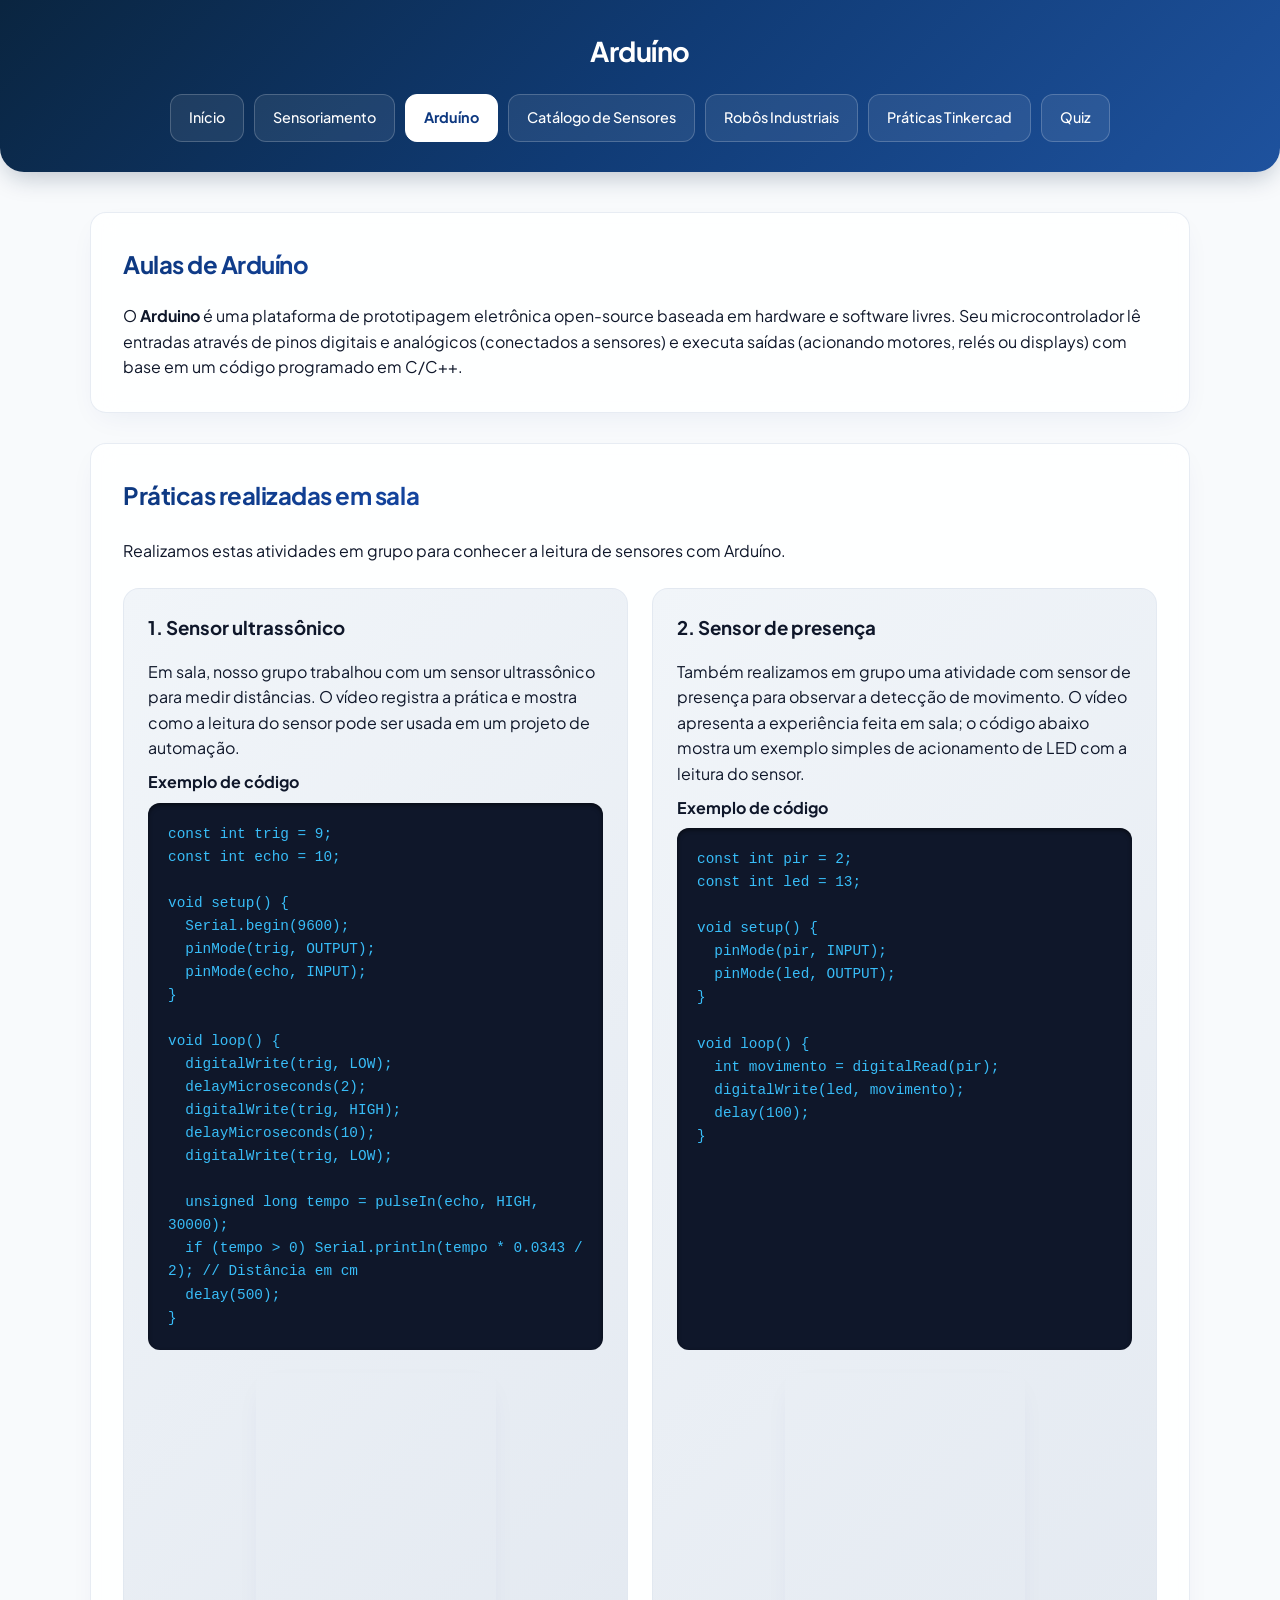
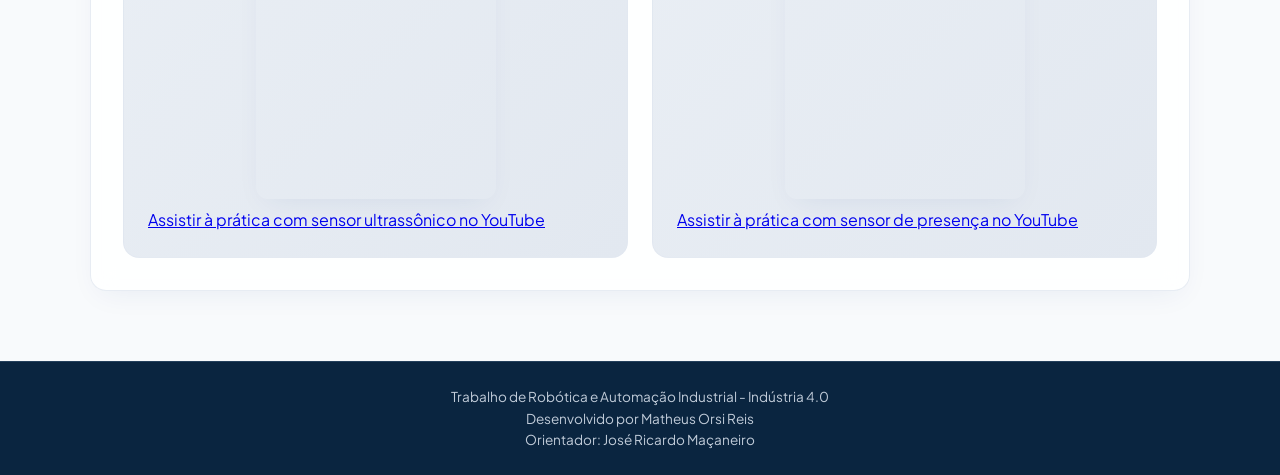
<file: html/arduino.html>
<!DOCTYPE html>
<html lang="pt-BR">
<head>
    <meta charset="UTF-8">
    <meta name="viewport" content="width=device-width, initial-scale=1.0">
    <title>Arduíno - Portal de Automação</title>
    <link rel="stylesheet" href="../style.css">
</head>
<body>

    <header>
        <h1>Arduíno</h1>
        <nav aria-label="Navegação principal">
            <ul>
                <li><a href="../index.html">Início</a></li>
                <li><a href="../index.html#sensoriamento">Sensoriamento</a></li>
                <li><a href="arduino.html" aria-current="page">Arduíno</a></li>
                <li><a href="sensores.html">Catálogo de Sensores</a></li>
                <li><a href="../index.html#robos">Robôs Industriais</a></li>
                <li><a href="tinkercad.html">Práticas Tinkercad</a></li>
                <li><a href="quiz.html">Quiz</a></li>
            </ul>
        </nav>
    </header>

    <main>
        <section>
            <h2>Aulas de Arduíno</h2>
            <p>  O <strong>Arduino</strong> é uma plataforma de prototipagem eletrônica open-source baseada em hardware e
                software livres.
                Seu microcontrolador lê entradas através de pinos digitais e analógicos (conectados a sensores) e
                executa saídas
                (acionando motores, relés ou displays) com base em um código programado em C/C++.</p>
        </section>

        <section aria-labelledby="aulas-arduino">
            <h2 id="aulas-arduino">Práticas realizadas em sala</h2>
            <p>Realizamos estas atividades em grupo para conhecer a leitura de sensores com Arduíno.</p>

            <article class="desafio-container aula-arduino">
                <h3>1. Sensor ultrassônico</h3>
                <p>Em sala, nosso grupo trabalhou com um sensor ultrassônico para medir distâncias. O vídeo registra a prática e mostra como a leitura do sensor pode ser usada em um projeto de automação.</p>
                <h4>Exemplo de código</h4>
                <pre><code>const int trig = 9;
const int echo = 10;

void setup() {
  Serial.begin(9600);
  pinMode(trig, OUTPUT);
  pinMode(echo, INPUT);
}

void loop() {
  digitalWrite(trig, LOW);
  delayMicroseconds(2);
  digitalWrite(trig, HIGH);
  delayMicroseconds(10);
  digitalWrite(trig, LOW);

  unsigned long tempo = pulseIn(echo, HIGH, 30000);
  if (tempo > 0) Serial.println(tempo * 0.0343 / 2); // Distância em cm
  delay(500);
}</code></pre>
                <iframe class="youtube-video" src="https://www.youtube.com/embed/ZgIiF_DsfPs" title="Vídeo da prática com sensor ultrassônico" loading="lazy" allow="accelerometer; autoplay; clipboard-write; encrypted-media; gyroscope; picture-in-picture; web-share" referrerpolicy="strict-origin-when-cross-origin" allowfullscreen></iframe>
                <p><a href="https://youtube.com/shorts/ZgIiF_DsfPs?feature=share" target="_blank" rel="noopener noreferrer">Assistir à prática com sensor ultrassônico no YouTube</a></p>
            </article>

            <article class="desafio-container aula-arduino">
                <h3>2. Sensor de presença</h3>
                <p>Também realizamos em grupo uma atividade com sensor de presença para observar a detecção de movimento. O vídeo apresenta a experiência feita em sala; o código abaixo mostra um exemplo simples de acionamento de LED com a leitura do sensor.</p>
                <h4>Exemplo de código</h4>
                <pre><code>const int pir = 2;
const int led = 13;

void setup() {
  pinMode(pir, INPUT);
  pinMode(led, OUTPUT);
}

void loop() {
  int movimento = digitalRead(pir);
  digitalWrite(led, movimento);
  delay(100);
}</code></pre>
                <iframe class="youtube-video" src="https://www.youtube.com/embed/SK4CNiemLFM" title="Vídeo da prática com sensor de presença" loading="lazy" allow="accelerometer; autoplay; clipboard-write; encrypted-media; gyroscope; picture-in-picture; web-share" referrerpolicy="strict-origin-when-cross-origin" allowfullscreen></iframe>
                <p><a href="https://youtube.com/shorts/SK4CNiemLFM?feature=share" target="_blank" rel="noopener noreferrer">Assistir à prática com sensor de presença no YouTube</a></p>
            </article>
        </section>
    </main>

    <footer>
        <p>Trabalho de Robótica e Automação Industrial - Indústria 4.0</p>
        <p>Desenvolvido por Matheus Orsi Reis</p>
        <p>Orientador: José Ricardo Maçaneiro</p>
    </footer>

</body>
</html>
</file>
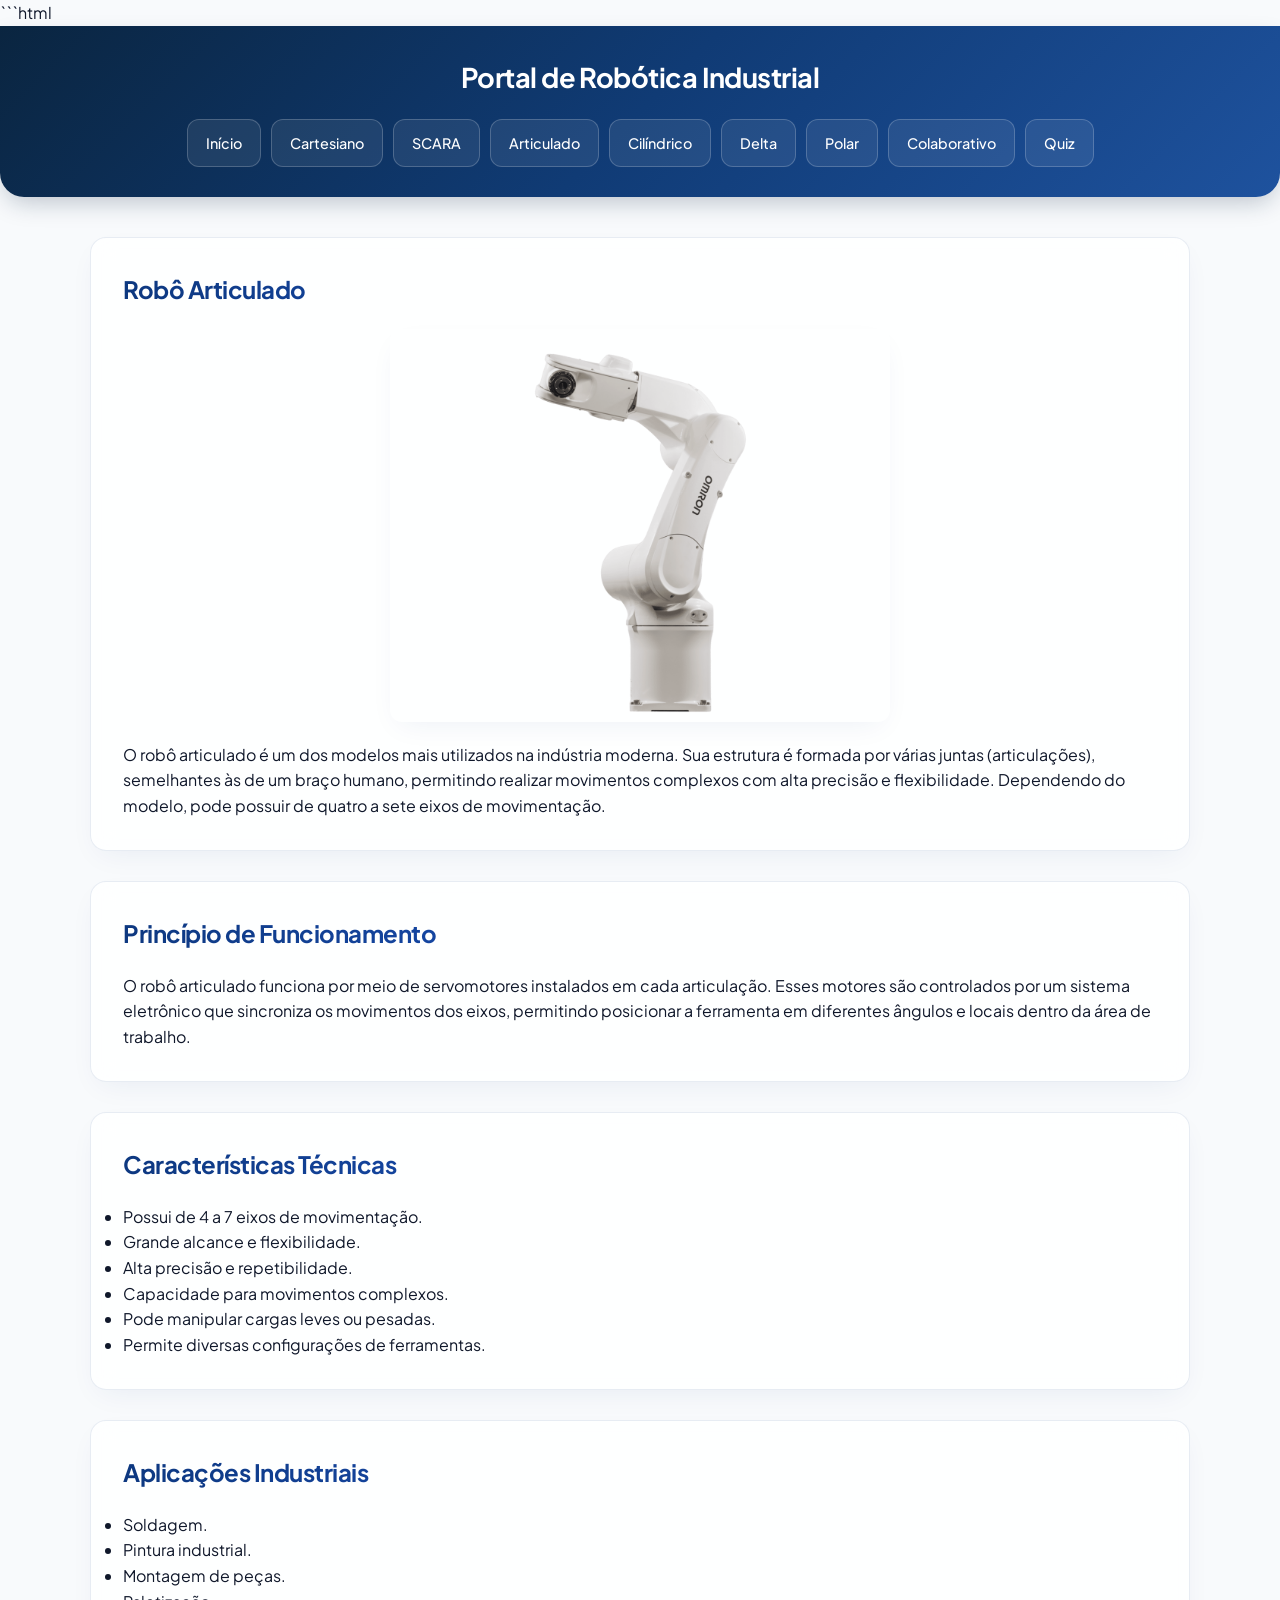
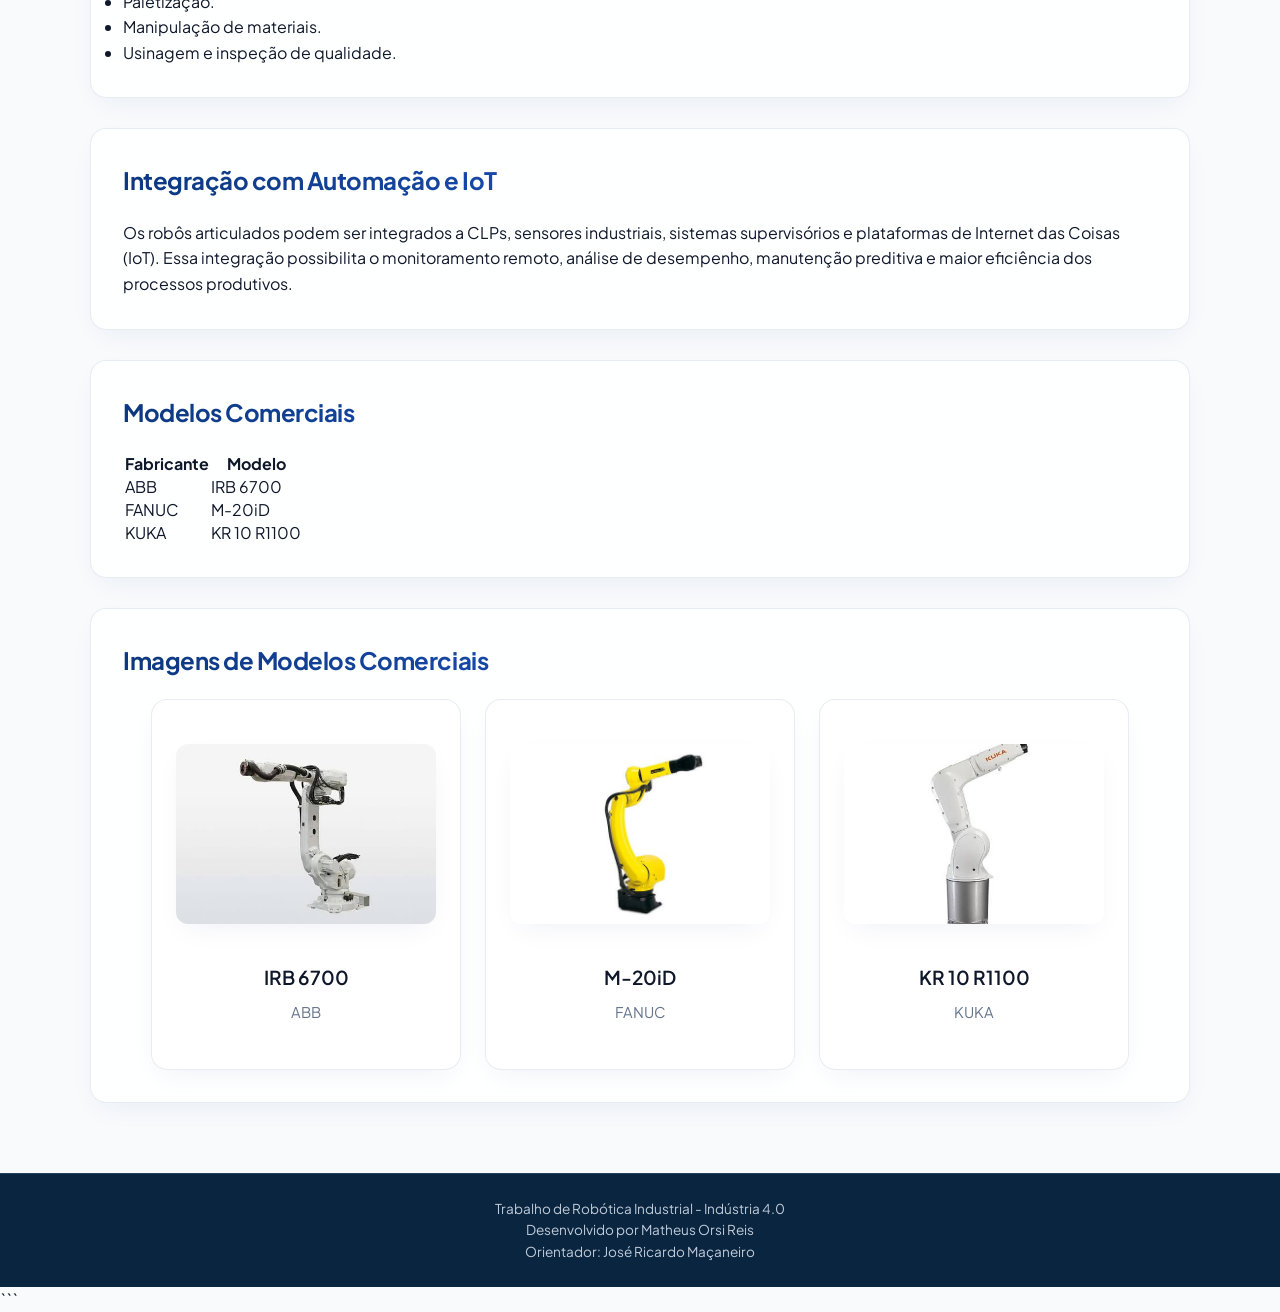
<file: html/articulado.html>
```html
<!DOCTYPE html>
<html lang="pt-BR">
<head>
    <meta charset="UTF-8">
    <meta name="viewport" content="width=device-width, initial-scale=1.0">
    <title>Robô Articulado</title>

    <link rel="stylesheet" href="../style.css">
</head>
<body>

<header>

    <h1>Portal de Robótica Industrial</h1>

    <nav>
        <ul>
            <li><a href="../index.html">Início</a></li>
            <li><a href="./cartesiano.html">Cartesiano</a></li>
            <li><a href="./scara.html">SCARA</a></li>
            <li><a href="./articulado.html">Articulado</a></li>
            <li><a href="./cilindrico.html">Cilíndrico</a></li>
            <li><a href="./delta.html">Delta</a></li>
            <li><a href="./polar.html">Polar</a></li>
            <li><a href="./colaborativo.html">Colaborativo</a></li>
            <li><a href="quiz.html">Quiz</a></li>
        </ul>
    </nav>

</header>

<main>

<section>

    <h2>Robô Articulado</h2>

    <img src="../imagens/robo_articulado1.webp" alt="Robô Articulado">

    <p>
        O robô articulado é um dos modelos mais utilizados na indústria moderna.
        Sua estrutura é formada por várias juntas (articulações), semelhantes às de
        um braço humano, permitindo realizar movimentos complexos com alta precisão
        e flexibilidade. Dependendo do modelo, pode possuir de quatro a sete eixos
        de movimentação.
    </p>

</section>

<section>

    <h2>Princípio de Funcionamento</h2>

    <p>
        O robô articulado funciona por meio de servomotores instalados em cada
        articulação. Esses motores são controlados por um sistema eletrônico que
        sincroniza os movimentos dos eixos, permitindo posicionar a ferramenta em
        diferentes ângulos e locais dentro da área de trabalho.
    </p>

</section>

<section>

    <h2>Características Técnicas</h2>

    <ul>
        <li>Possui de 4 a 7 eixos de movimentação.</li>
        <li>Grande alcance e flexibilidade.</li>
        <li>Alta precisão e repetibilidade.</li>
        <li>Capacidade para movimentos complexos.</li>
        <li>Pode manipular cargas leves ou pesadas.</li>
        <li>Permite diversas configurações de ferramentas.</li>
    </ul>

</section>

<section>

    <h2>Aplicações Industriais</h2>

    <ul>
        <li>Soldagem.</li>
        <li>Pintura industrial.</li>
        <li>Montagem de peças.</li>
        <li>Paletização.</li>
        <li>Manipulação de materiais.</li>
        <li>Usinagem e inspeção de qualidade.</li>
    </ul>

</section>

<section>

    <h2>Integração com Automação e IoT</h2>

    <p>
        Os robôs articulados podem ser integrados a CLPs, sensores industriais,
        sistemas supervisórios e plataformas de Internet das Coisas (IoT). Essa
        integração possibilita o monitoramento remoto, análise de desempenho,
        manutenção preditiva e maior eficiência dos processos produtivos.
    </p>

</section>

<section>

    <h2>Modelos Comerciais</h2>

    <table>

        <tr>
            <th>Fabricante</th>
            <th>Modelo</th>
        </tr>

        <tr>
            <td>ABB</td>
            <td>IRB 6700</td>
        </tr>

        <tr>
            <td>FANUC</td>
            <td>M-20iD</td>
        </tr>

        <tr>
            <td>KUKA</td>
            <td>KR 10 R1100</td>
        </tr>

    </table>

</section>

<section>

    <h2>Imagens de Modelos Comerciais</h2>

    <div class="cards">

        <div class="card">
            <img src="../imagens/ABB IRB 6700.jpg" alt="ABB IRB 6700">
            <h3>IRB 6700</h3>
            <p>ABB</p>
        </div>

        <div class="card">
            <img src="../imagens/FANUC M-20iD.jpg" alt="FANUC M-20iD">
            <h3>M-20iD</h3>
            <p>FANUC</p>
        </div>

        <div class="card">
            <img src="../imagens/KUKA KR 10 R1100.jpg" alt="KUKA KR 10 R1100">
            <h3>KR 10 R1100</h3>
            <p>KUKA</p>
        </div>

    </div>

</section>

</main>

<footer>

    <p>Trabalho de Robótica Industrial - Indústria 4.0</p>

    <p>Desenvolvido por Matheus Orsi Reis</p>
    <p>Orientador: José Ricardo Maçaneiro</p>

</footer>

</body>
</html>
```
</file>
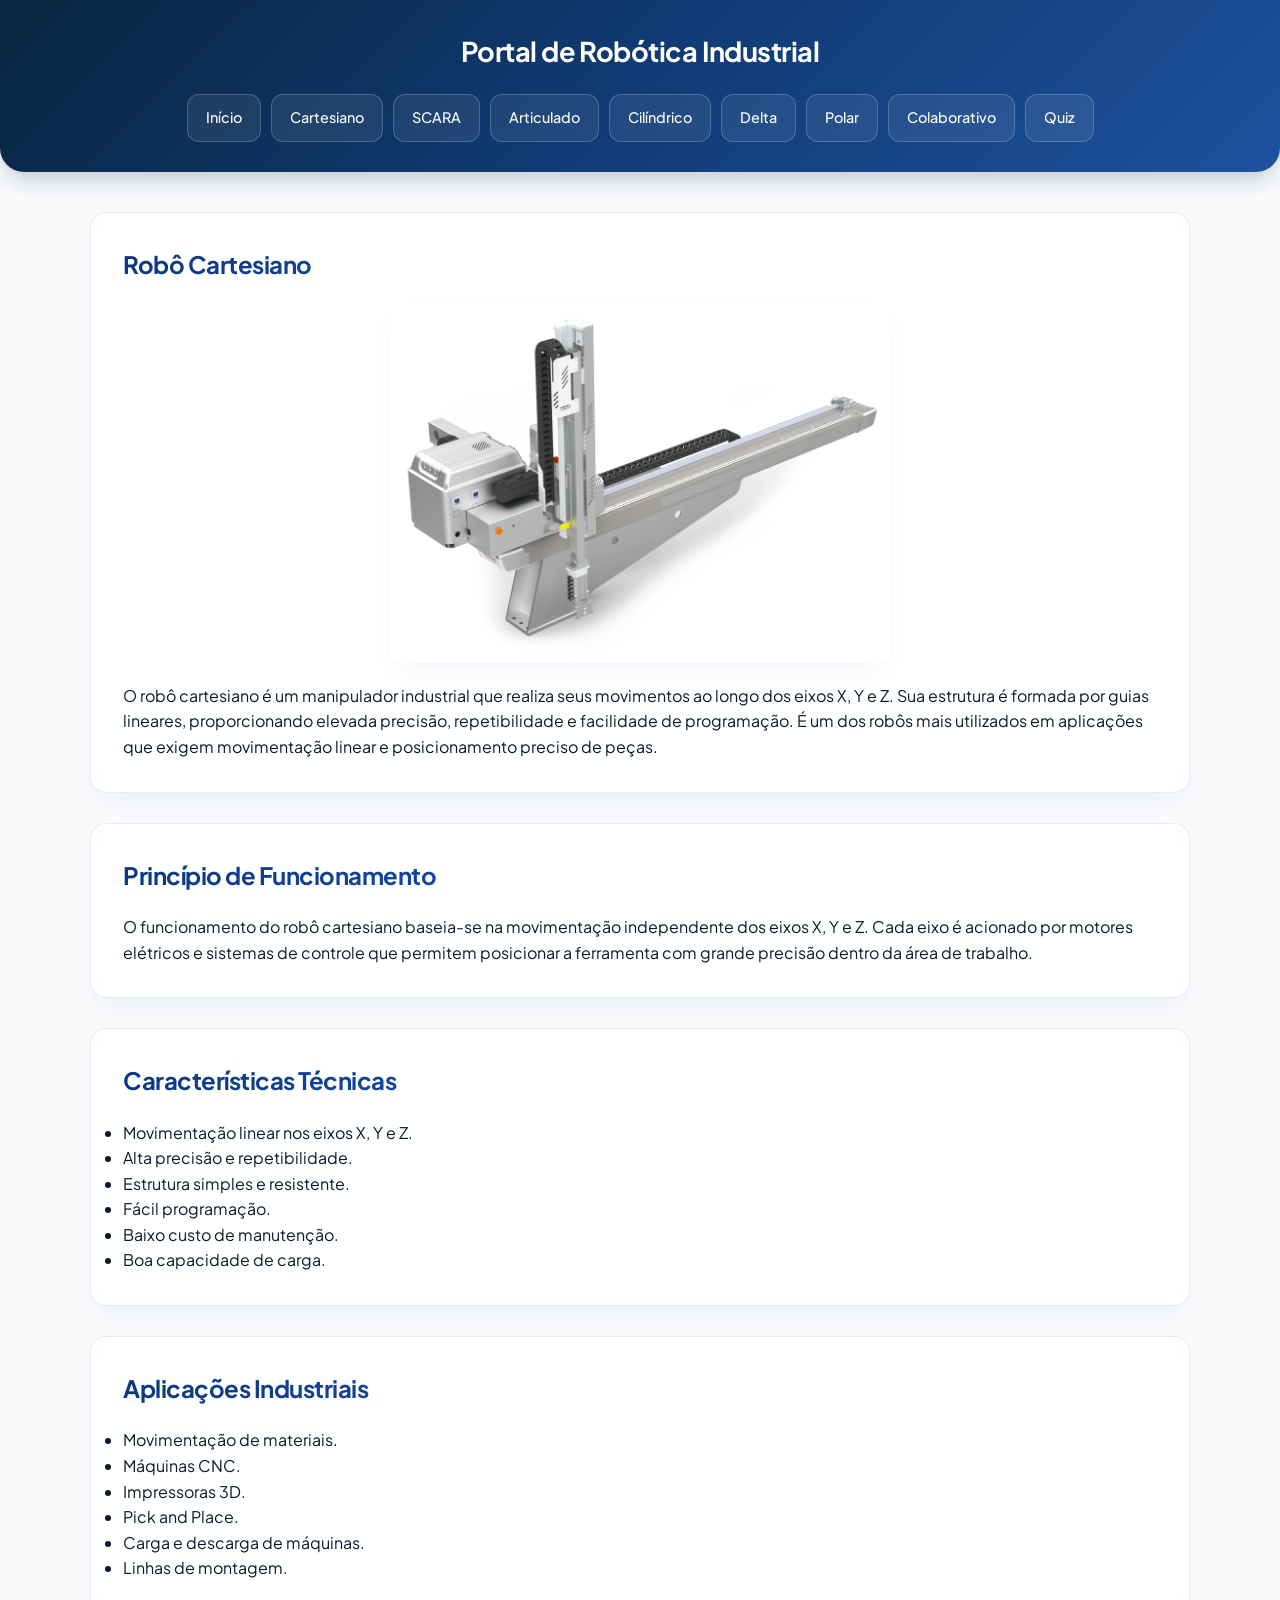
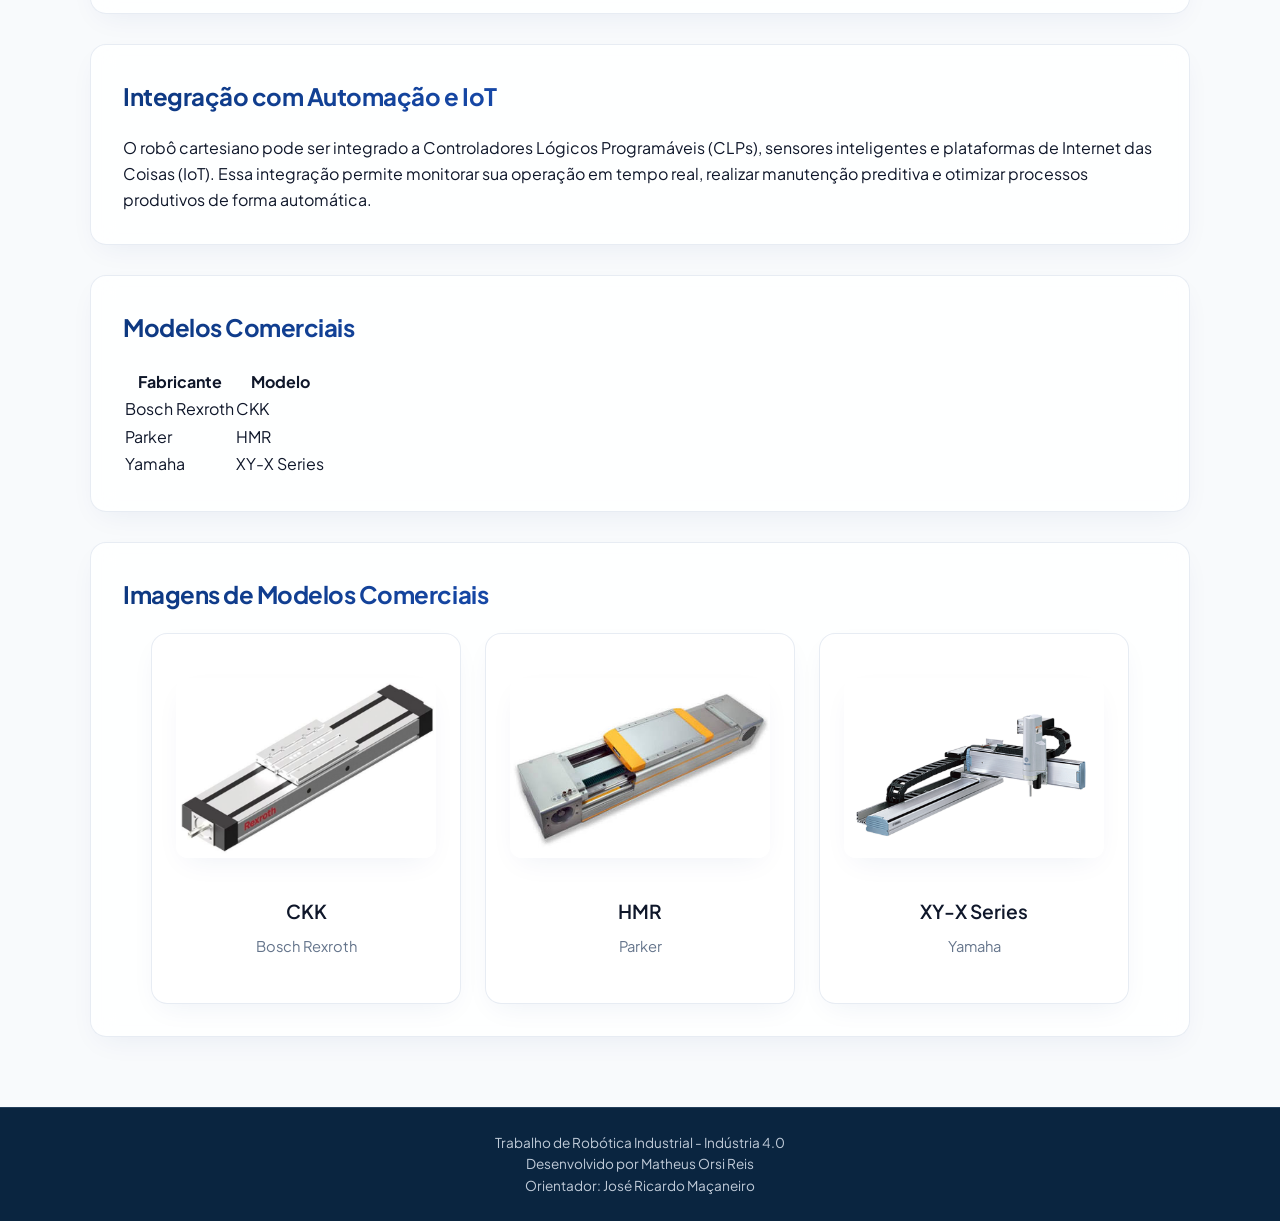
<file: html/cartesiano.html>
<!DOCTYPE html>
<html lang="pt-BR">
<head>
    <meta charset="UTF-8">
    <meta name="viewport" content="width=device-width, initial-scale=1.0">
    <title>Robô Cartesiano</title>

    <link rel="stylesheet" href="../style.css">
</head>
<body>

<header>

    <h1>Portal de Robótica Industrial</h1>

    <nav>
        <ul>
            <li><a href="../index.html">Início</a></li>
            <li><a href="./cartesiano.html">Cartesiano</a></li>
            <li><a href="./scara.html">SCARA</a></li>
            <li><a href="./articulado.html">Articulado</a></li>
            <li><a href="./cilindrico.html">Cilíndrico</a></li>
            <li><a href="./delta.html">Delta</a></li>
            <li><a href="./polar.html">Polar</a></li>
            <li><a href="./colaborativo.html">Colaborativo</a></li>
            <li><a href="quiz.html">Quiz</a></li>
        </ul>
    </nav>

</header>

<main>

<section>

    <h2>Robô Cartesiano</h2>

    <img src="../imagens/robo_cartesiano.png" alt="Robô Cartesiano">

    <p>
        O robô cartesiano é um manipulador industrial que realiza seus movimentos
        ao longo dos eixos X, Y e Z. Sua estrutura é formada por guias lineares,
        proporcionando elevada precisão, repetibilidade e facilidade de programação.
        É um dos robôs mais utilizados em aplicações que exigem movimentação linear
        e posicionamento preciso de peças.
    </p>

</section>

<section>

    <h2>Princípio de Funcionamento</h2>

    <p>
        O funcionamento do robô cartesiano baseia-se na movimentação independente
        dos eixos X, Y e Z. Cada eixo é acionado por motores elétricos e sistemas
        de controle que permitem posicionar a ferramenta com grande precisão dentro
        da área de trabalho.
    </p>

</section>

<section>

    <h2>Características Técnicas</h2>

    <ul>
        <li>Movimentação linear nos eixos X, Y e Z.</li>
        <li>Alta precisão e repetibilidade.</li>
        <li>Estrutura simples e resistente.</li>
        <li>Fácil programação.</li>
        <li>Baixo custo de manutenção.</li>
        <li>Boa capacidade de carga.</li>
    </ul>

</section>

<section>

    <h2>Aplicações Industriais</h2>

    <ul>
        <li>Movimentação de materiais.</li>
        <li>Máquinas CNC.</li>
        <li>Impressoras 3D.</li>
        <li>Pick and Place.</li>
        <li>Carga e descarga de máquinas.</li>
        <li>Linhas de montagem.</li>
    </ul>

</section>

<section>

    <h2>Integração com Automação e IoT</h2>

    <p>
        O robô cartesiano pode ser integrado a Controladores Lógicos Programáveis
        (CLPs), sensores inteligentes e plataformas de Internet das Coisas (IoT).
        Essa integração permite monitorar sua operação em tempo real, realizar
        manutenção preditiva e otimizar processos produtivos de forma automática.
    </p>

</section>

<section>

    <h2>Modelos Comerciais</h2>

    <table>

        <tr>
            <th>Fabricante</th>
            <th>Modelo</th>
        </tr>

        <tr>
            <td>Bosch Rexroth</td>
            <td>CKK</td>
        </tr>

        <tr>
            <td>Parker</td>
            <td>HMR</td>
        </tr>

        <tr>
            <td>Yamaha</td>
            <td>XY-X Series</td>
        </tr>

    </table>

</section>

<section>

    <h2>Imagens de Modelos Comerciais</h2>

    <div class="cards">

        <div class="card">
            <img src="../imagens/Bosch Rexroth CKK.jpg" alt="Bosch Rexroth CKK">
            <h3>CKK</h3>
            <p>Bosch Rexroth</p>
        </div>

        <div class="card">
            <img src="../imagens/Parker HMR.jpg" alt="Parker HMR">
            <h3>HMR</h3>
            <p>Parker</p>
        </div>

        <div class="card">
            <img src="../imagens/XY-X-multi-axis-cartesian-robots.jpg" alt="Yamaha XY-X Series">
            <h3>XY-X Series</h3>
            <p>Yamaha</p>
        </div>

    </div>

</section>

</main>

<footer>

    <p>Trabalho de Robótica Industrial - Indústria 4.0</p>

    <p>Desenvolvido por Matheus Orsi Reis</p>
    <p>Orientador: José Ricardo Maçaneiro</p>

</footer>

</body>
</html>
</file>
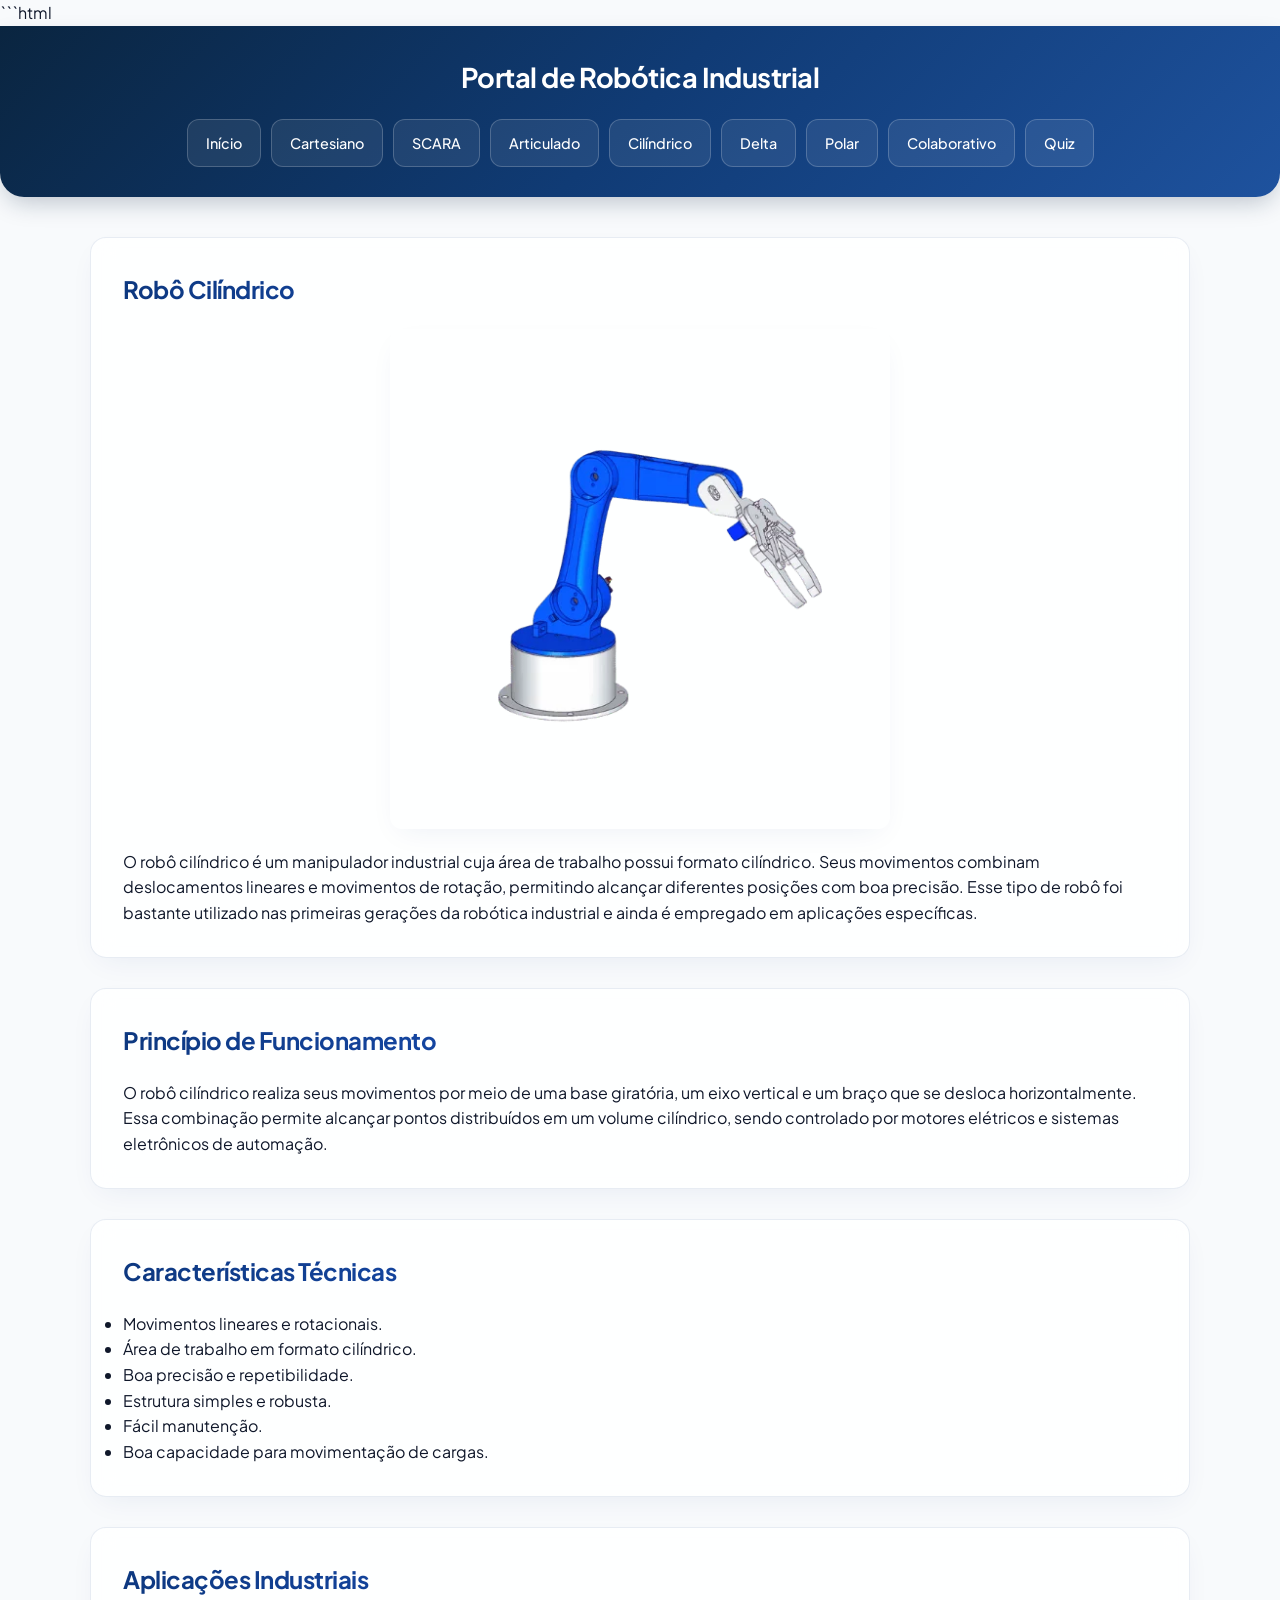
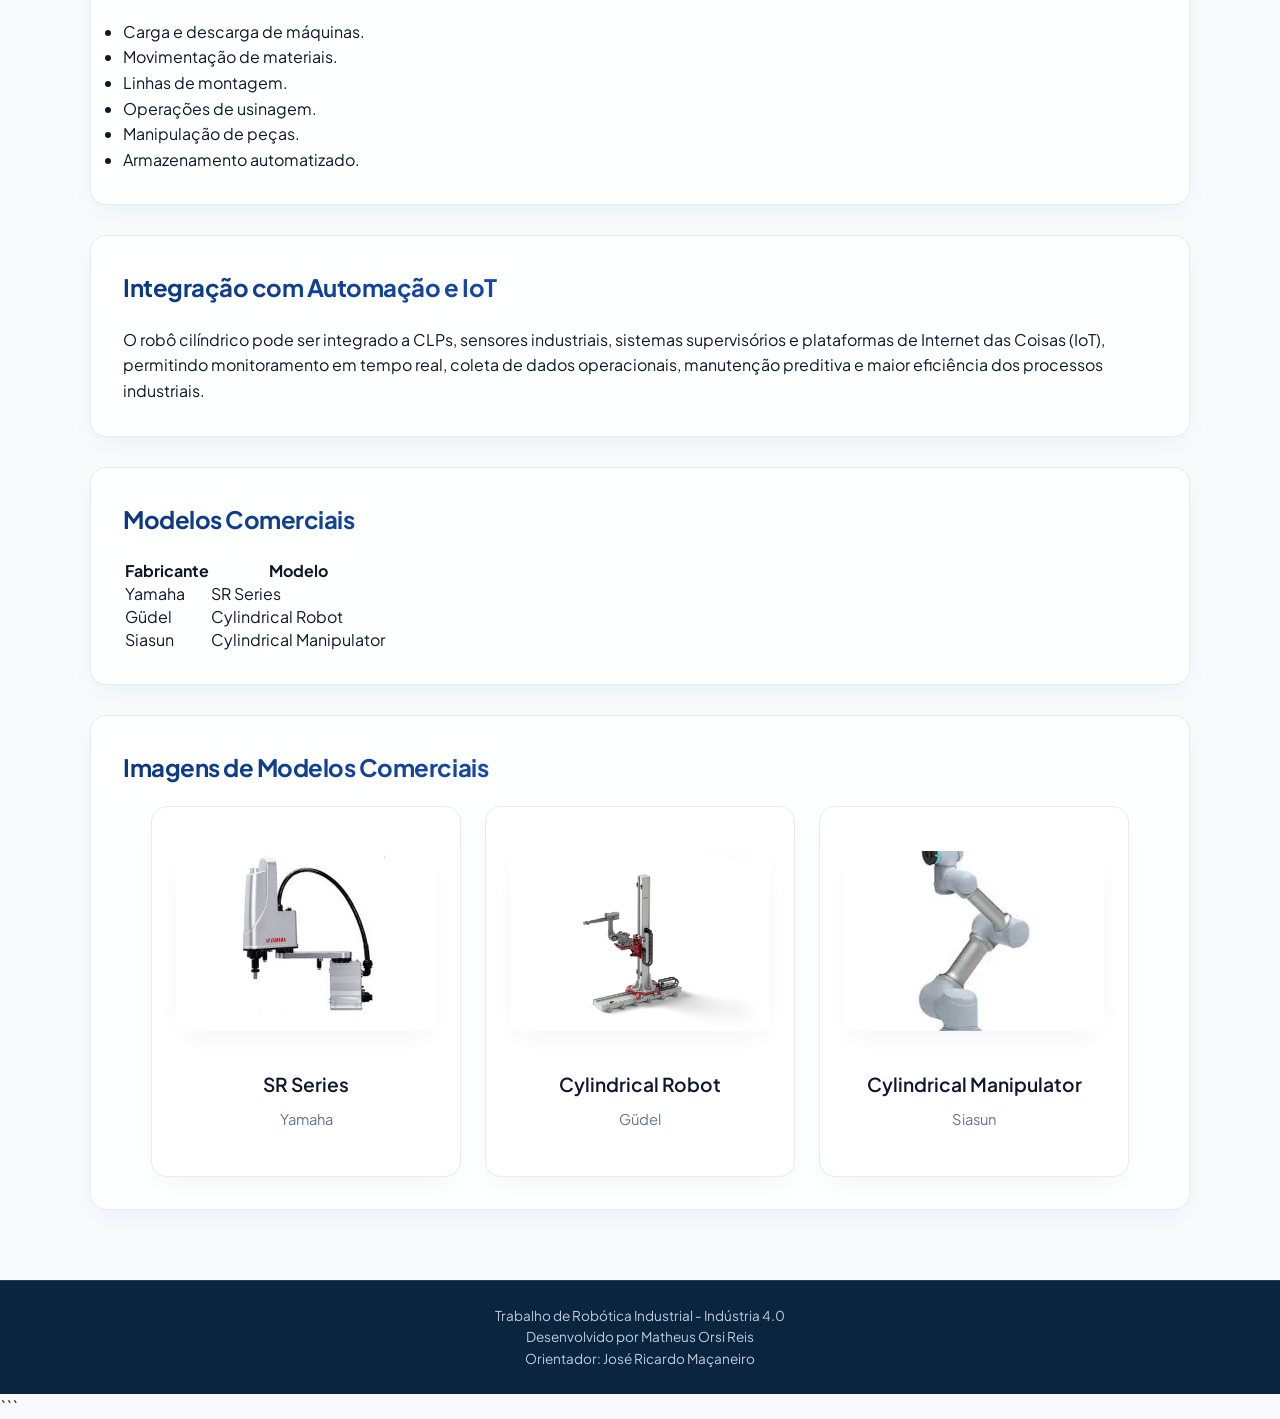
<file: html/cilindrico.html>
```html
<!DOCTYPE html>
<html lang="pt-BR">
<head>
    <meta charset="UTF-8">
    <meta name="viewport" content="width=device-width, initial-scale=1.0">
    <title>Robô Cilíndrico</title>

    <link rel="stylesheet" href="../style.css">
</head>
<body>

<header>

    <h1>Portal de Robótica Industrial</h1>

    <nav>
        <ul>
            <li><a href="../index.html">Início</a></li>
            <li><a href="./cartesiano.html">Cartesiano</a></li>
            <li><a href="./scara.html">SCARA</a></li>
            <li><a href="./articulado.html">Articulado</a></li>
            <li><a href="./cilindrico.html">Cilíndrico</a></li>
            <li><a href="./delta.html">Delta</a></li>
            <li><a href="./polar.html">Polar</a></li>
            <li><a href="./colaborativo.html">Colaborativo</a></li>
            <li><a href="quiz.html">Quiz</a></li>
        </ul>
    </nav>

</header>

<main>

<section>

    <h2>Robô Cilíndrico</h2>

    <img src="../imagens/cilindrico.webp" alt="Robô Cilíndrico">

    <p>
        O robô cilíndrico é um manipulador industrial cuja área de trabalho possui
        formato cilíndrico. Seus movimentos combinam deslocamentos lineares e
        movimentos de rotação, permitindo alcançar diferentes posições com boa
        precisão. Esse tipo de robô foi bastante utilizado nas primeiras gerações
        da robótica industrial e ainda é empregado em aplicações específicas.
    </p>

</section>

<section>

    <h2>Princípio de Funcionamento</h2>

    <p>
        O robô cilíndrico realiza seus movimentos por meio de uma base giratória,
        um eixo vertical e um braço que se desloca horizontalmente. Essa combinação
        permite alcançar pontos distribuídos em um volume cilíndrico, sendo
        controlado por motores elétricos e sistemas eletrônicos de automação.
    </p>

</section>

<section>

    <h2>Características Técnicas</h2>

    <ul>
        <li>Movimentos lineares e rotacionais.</li>
        <li>Área de trabalho em formato cilíndrico.</li>
        <li>Boa precisão e repetibilidade.</li>
        <li>Estrutura simples e robusta.</li>
        <li>Fácil manutenção.</li>
        <li>Boa capacidade para movimentação de cargas.</li>
    </ul>

</section>

<section>

    <h2>Aplicações Industriais</h2>

    <ul>
        <li>Carga e descarga de máquinas.</li>
        <li>Movimentação de materiais.</li>
        <li>Linhas de montagem.</li>
        <li>Operações de usinagem.</li>
        <li>Manipulação de peças.</li>
        <li>Armazenamento automatizado.</li>
    </ul>

</section>

<section>

    <h2>Integração com Automação e IoT</h2>

    <p>
        O robô cilíndrico pode ser integrado a CLPs, sensores industriais,
        sistemas supervisórios e plataformas de Internet das Coisas (IoT),
        permitindo monitoramento em tempo real, coleta de dados operacionais,
        manutenção preditiva e maior eficiência dos processos industriais.
    </p>

</section>

<section>

    <h2>Modelos Comerciais</h2>

    <table>

        <tr>
            <th>Fabricante</th>
            <th>Modelo</th>
        </tr>

        <tr>
            <td>Yamaha</td>
            <td>SR Series</td>
        </tr>

        <tr>
            <td>Güdel</td>
            <td>Cylindrical Robot</td>
        </tr>

        <tr>
            <td>Siasun</td>
            <td>Cylindrical Manipulator</td>
        </tr>

    </table>

</section>

<section>

    <h2>Imagens de Modelos Comerciais</h2>

    <div class="cards">

        <div class="card">
            <img src="../imagens/Yamaha SR Series.jpg" alt="Yamaha SR Series">
            <h3>SR Series</h3>
            <p>Yamaha</p>
        </div>

        <div class="card">
            <img src="../imagens/Güdel Cylindrical Robot.png" alt="Güdel Cylindrical Robot">
            <h3>Cylindrical Robot</h3>
            <p>Güdel</p>
        </div>

        <div class="card">
            <img src="../imagens/Siasun Cylindrical Manipulator.webp" alt="Siasun Cylindrical Manipulator">
            <h3>Cylindrical Manipulator</h3>
            <p>Siasun</p>
        </div>

    </div>

</section>

</main>

<footer>

    <p>Trabalho de Robótica Industrial - Indústria 4.0</p>

    <p>Desenvolvido por Matheus Orsi Reis</p>
    <p>Orientador: José Ricardo Maçaneiro</p>

</footer>

</body>
</html>
```
</file>
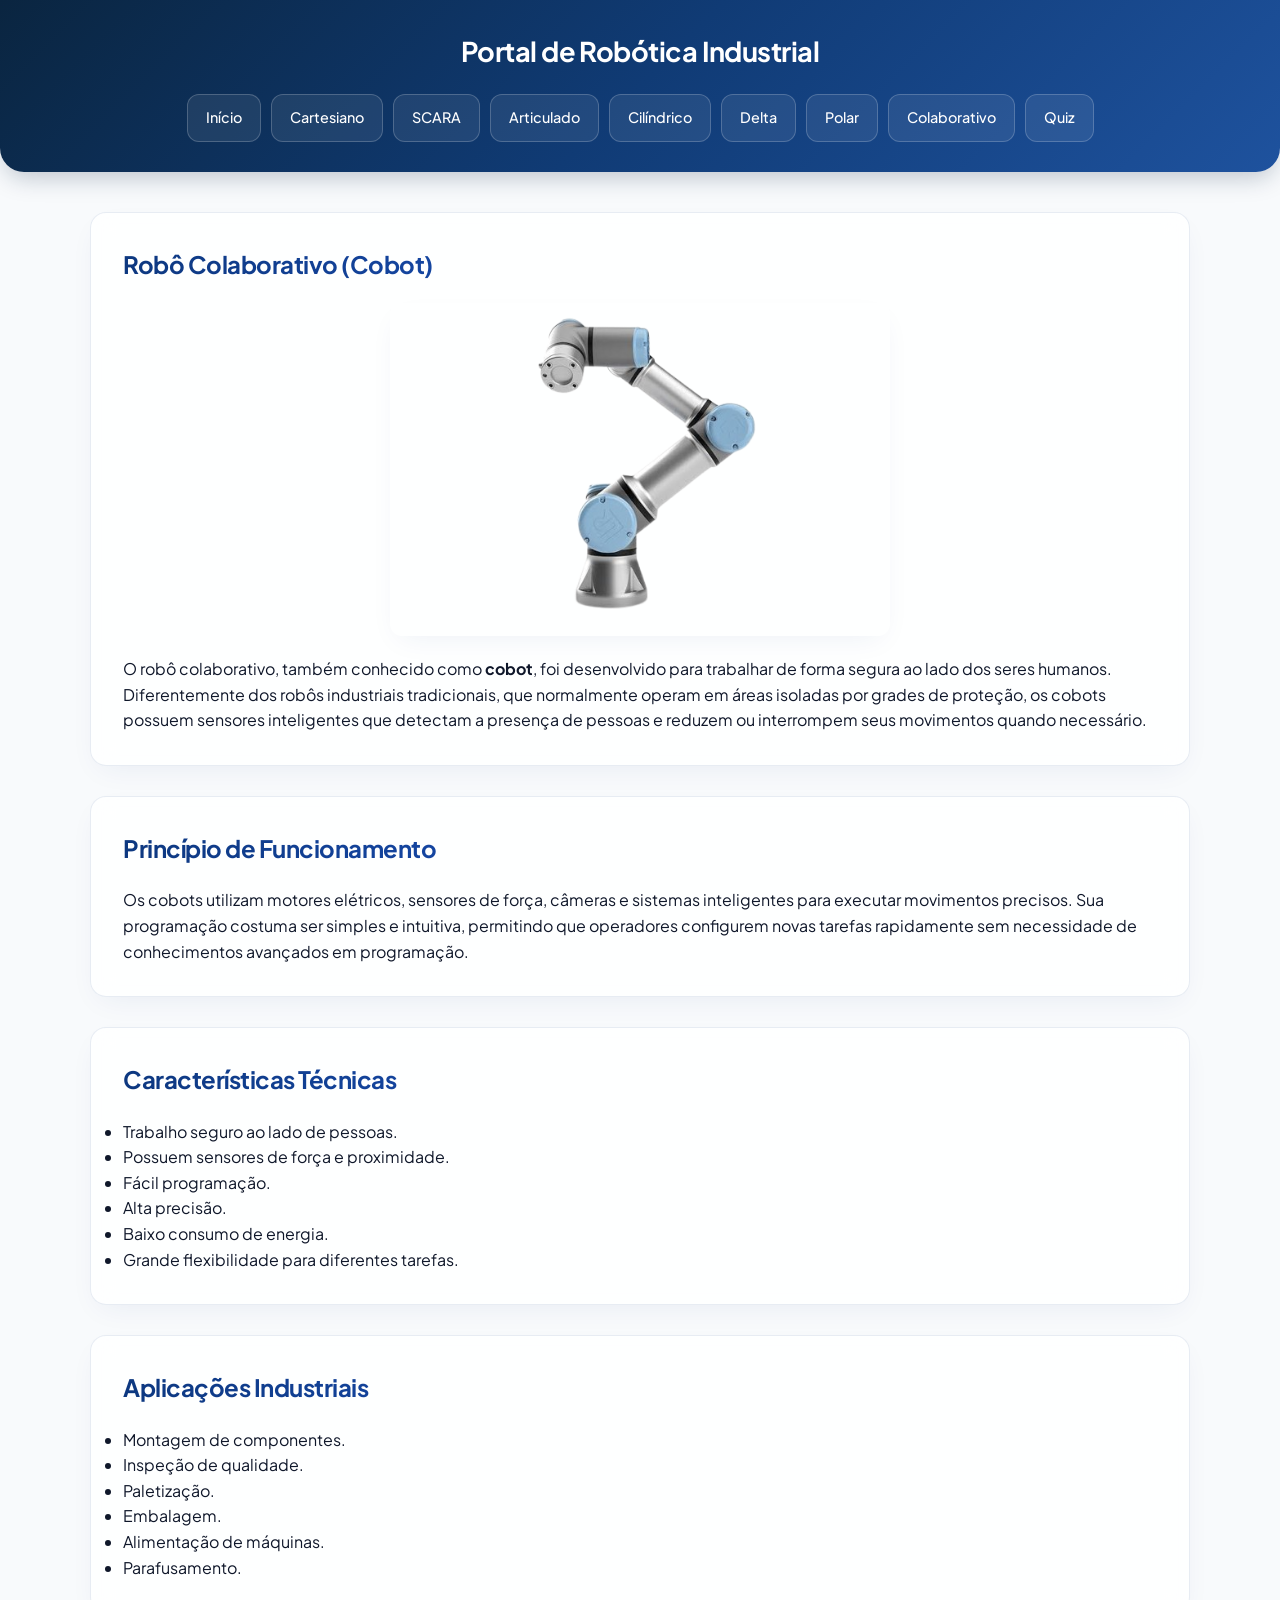
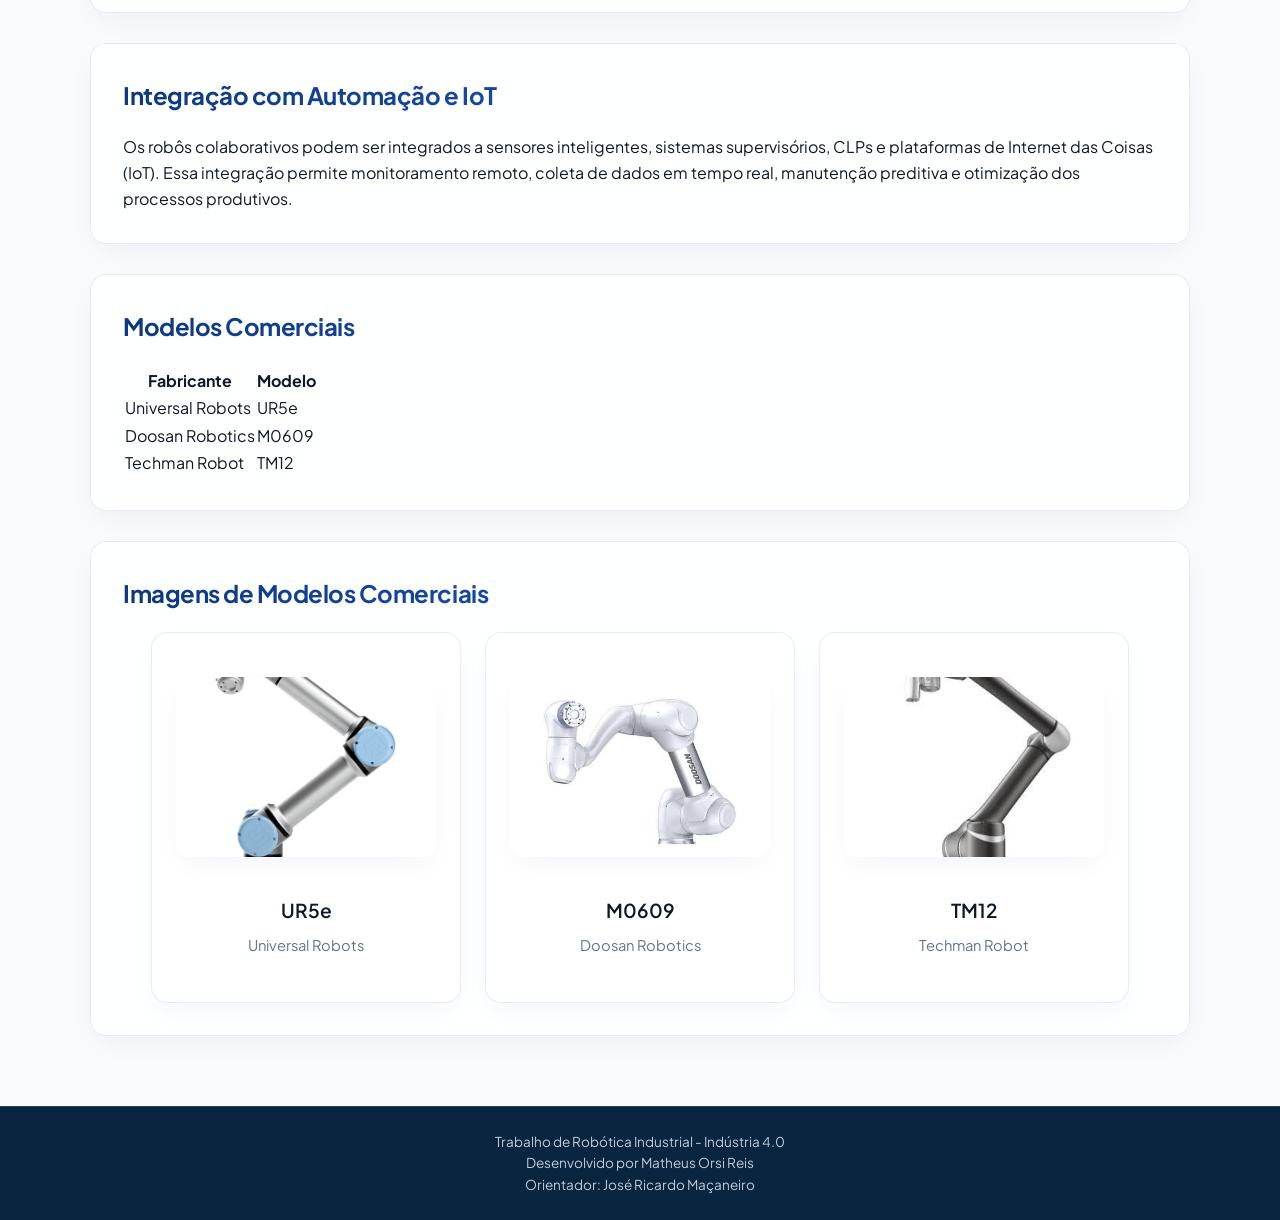
<file: html/colaborativo.html>
<!DOCTYPE html>
<html lang="pt-BR">
<head>
    <meta charset="UTF-8">
    <meta name="viewport" content="width=device-width, initial-scale=1.0">
    <title>Robô Colaborativo</title>

    <link rel="stylesheet" href="../style.css">
</head>
<body>

<header>

    <h1>Portal de Robótica Industrial</h1>

    <nav>
        <ul>
            <li><a href="../index.html">Início</a></li>
            <li><a href="./cartesiano.html">Cartesiano</a></li>
            <li><a href="./scara.html">SCARA</a></li>
            <li><a href="./articulado.html">Articulado</a></li>
            <li><a href="./cilindrico.html">Cilíndrico</a></li>
            <li><a href="./delta.html">Delta</a></li>
            <li><a href="./polar.html">Polar</a></li>
            <li><a href="./colaborativo.html">Colaborativo</a></li>
            <li><a href="quiz.html">Quiz</a></li>
        </ul>
    </nav>

</header>

<main>

<section>

    <h2>Robô Colaborativo (Cobot)</h2>

    <img src="../imagens/colab-removebg-preview.png" alt="Robô Colaborativo">

    <p>
        O robô colaborativo, também conhecido como <strong>cobot</strong>, foi desenvolvido para trabalhar
        de forma segura ao lado dos seres humanos. Diferentemente dos robôs industriais tradicionais,
        que normalmente operam em áreas isoladas por grades de proteção, os cobots possuem sensores
        inteligentes que detectam a presença de pessoas e reduzem ou interrompem seus movimentos quando
        necessário.
    </p>

</section>

<section>

    <h2>Princípio de Funcionamento</h2>

    <p>
        Os cobots utilizam motores elétricos, sensores de força, câmeras e sistemas inteligentes para
        executar movimentos precisos. Sua programação costuma ser simples e intuitiva, permitindo que
        operadores configurem novas tarefas rapidamente sem necessidade de conhecimentos avançados em
        programação.
    </p>

</section>

<section>

    <h2>Características Técnicas</h2>

    <ul>
        <li>Trabalho seguro ao lado de pessoas.</li>
        <li>Possuem sensores de força e proximidade.</li>
        <li>Fácil programação.</li>
        <li>Alta precisão.</li>
        <li>Baixo consumo de energia.</li>
        <li>Grande flexibilidade para diferentes tarefas.</li>
    </ul>

</section>

<section>

    <h2>Aplicações Industriais</h2>

    <ul>
        <li>Montagem de componentes.</li>
        <li>Inspeção de qualidade.</li>
        <li>Paletização.</li>
        <li>Embalagem.</li>
        <li>Alimentação de máquinas.</li>
        <li>Parafusamento.</li>
    </ul>

</section>

<section>

    <h2>Integração com Automação e IoT</h2>

    <p>
        Os robôs colaborativos podem ser integrados a sensores inteligentes, sistemas supervisórios,
        CLPs e plataformas de Internet das Coisas (IoT). Essa integração permite monitoramento remoto,
        coleta de dados em tempo real, manutenção preditiva e otimização dos processos produtivos.
    </p>

</section>

<section>

    <h2>Modelos Comerciais</h2>

    <table>

        <tr>
            <th>Fabricante</th>
            <th>Modelo</th>
        </tr>

        <tr>
            <td>Universal Robots</td>
            <td>UR5e</td>
        </tr>

        <tr>
            <td>Doosan Robotics</td>
            <td>M0609</td>
        </tr>

        <tr>
            <td>Techman Robot</td>
            <td>TM12</td>
        </tr>

    </table>

</section>

<section>

    <h2>Imagens de Modelos Comerciais</h2>

    <div class="cards">

        <div class="card">
            <img src="../imagens/UR5e.png" alt="UR5e">
            <h3>UR5e</h3>
            <p>Universal Robots</p>
        </div>

        <div class="card">
            <img src="../imagens/M0609.jpg" alt="M0609">
            <h3>M0609</h3>
            <p>Doosan Robotics</p>
        </div>

        <div class="card">
            <img src="../imagens/TM12.jpg" alt="TM12">
            <h3>TM12</h3>
            <p>Techman Robot</p>
        </div>

    </div>

</section>

</main>

<footer>

    <p>Trabalho de Robótica Industrial - Indústria 4.0</p>

    <p>Desenvolvido por Matheus Orsi Reis</p>
    <p>Orientador: José Ricardo Maçaneiro</p>

</footer>

</body>
</html>
</file>
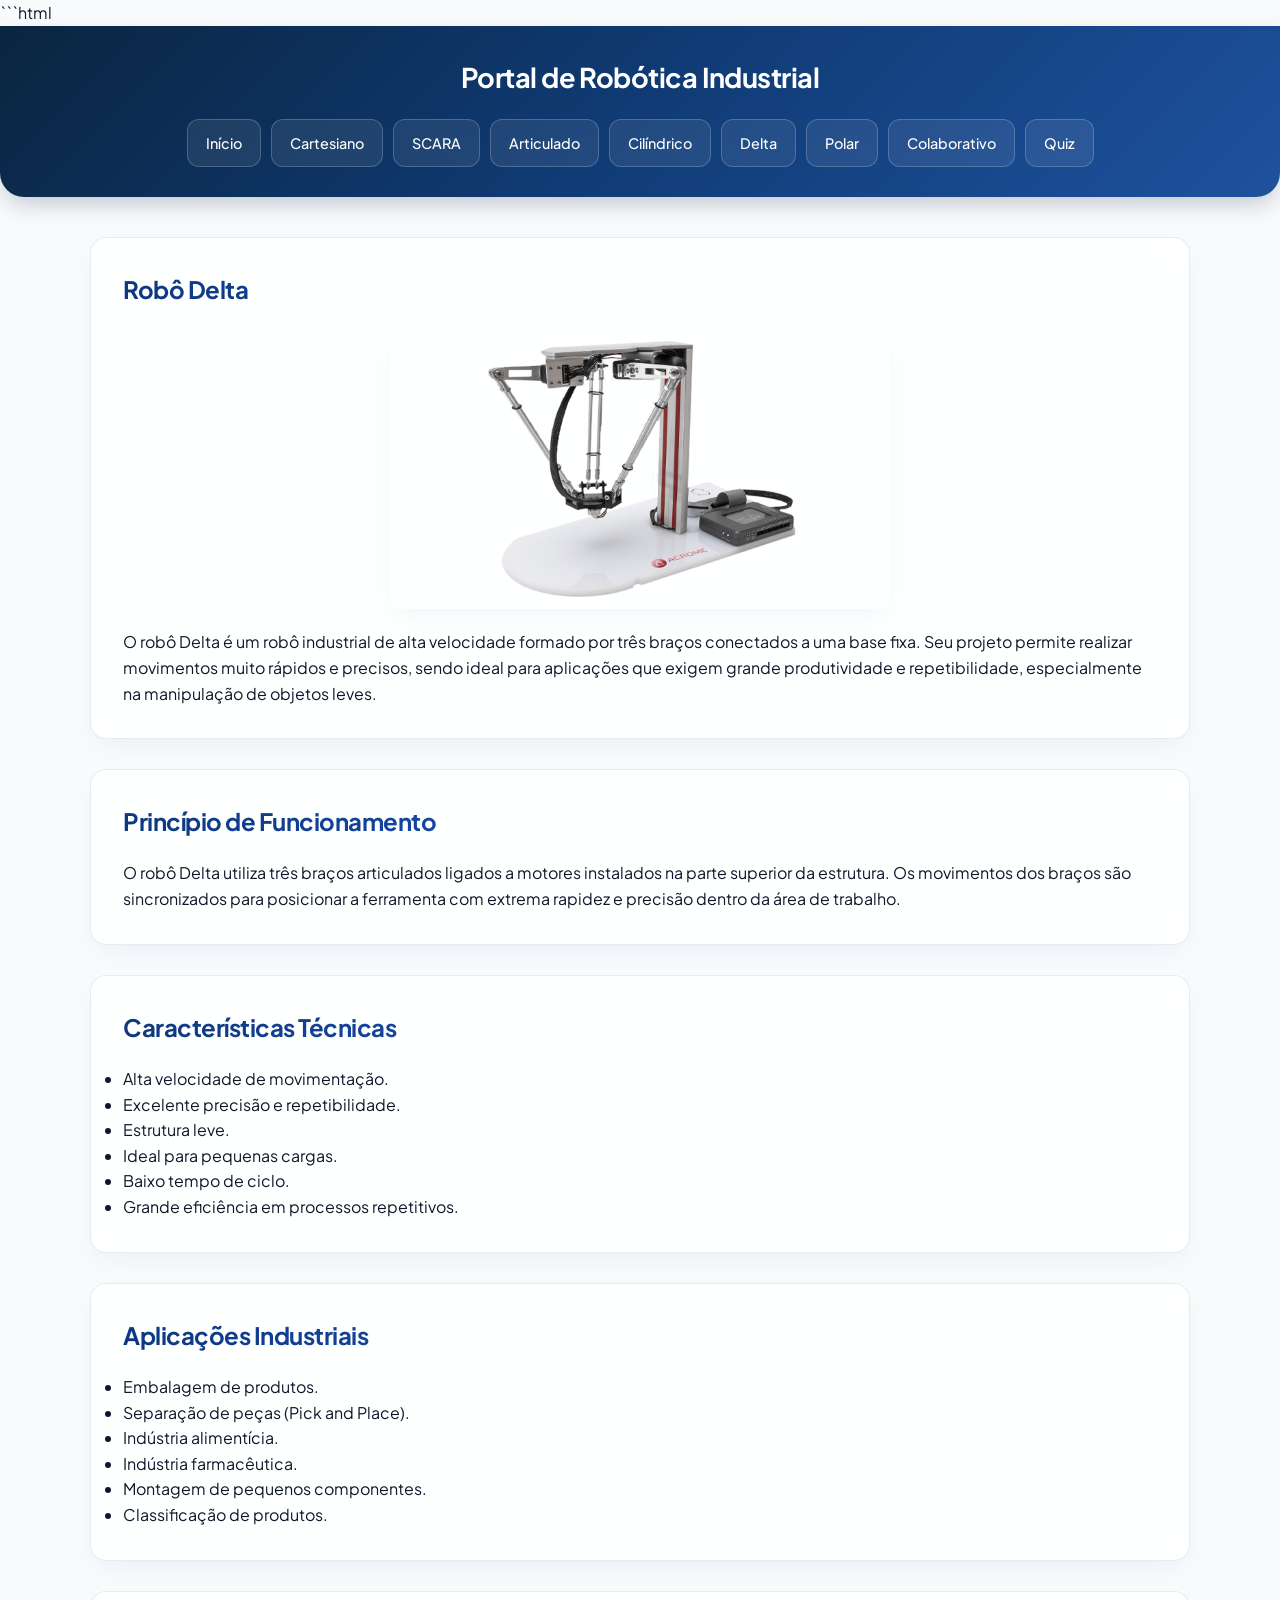
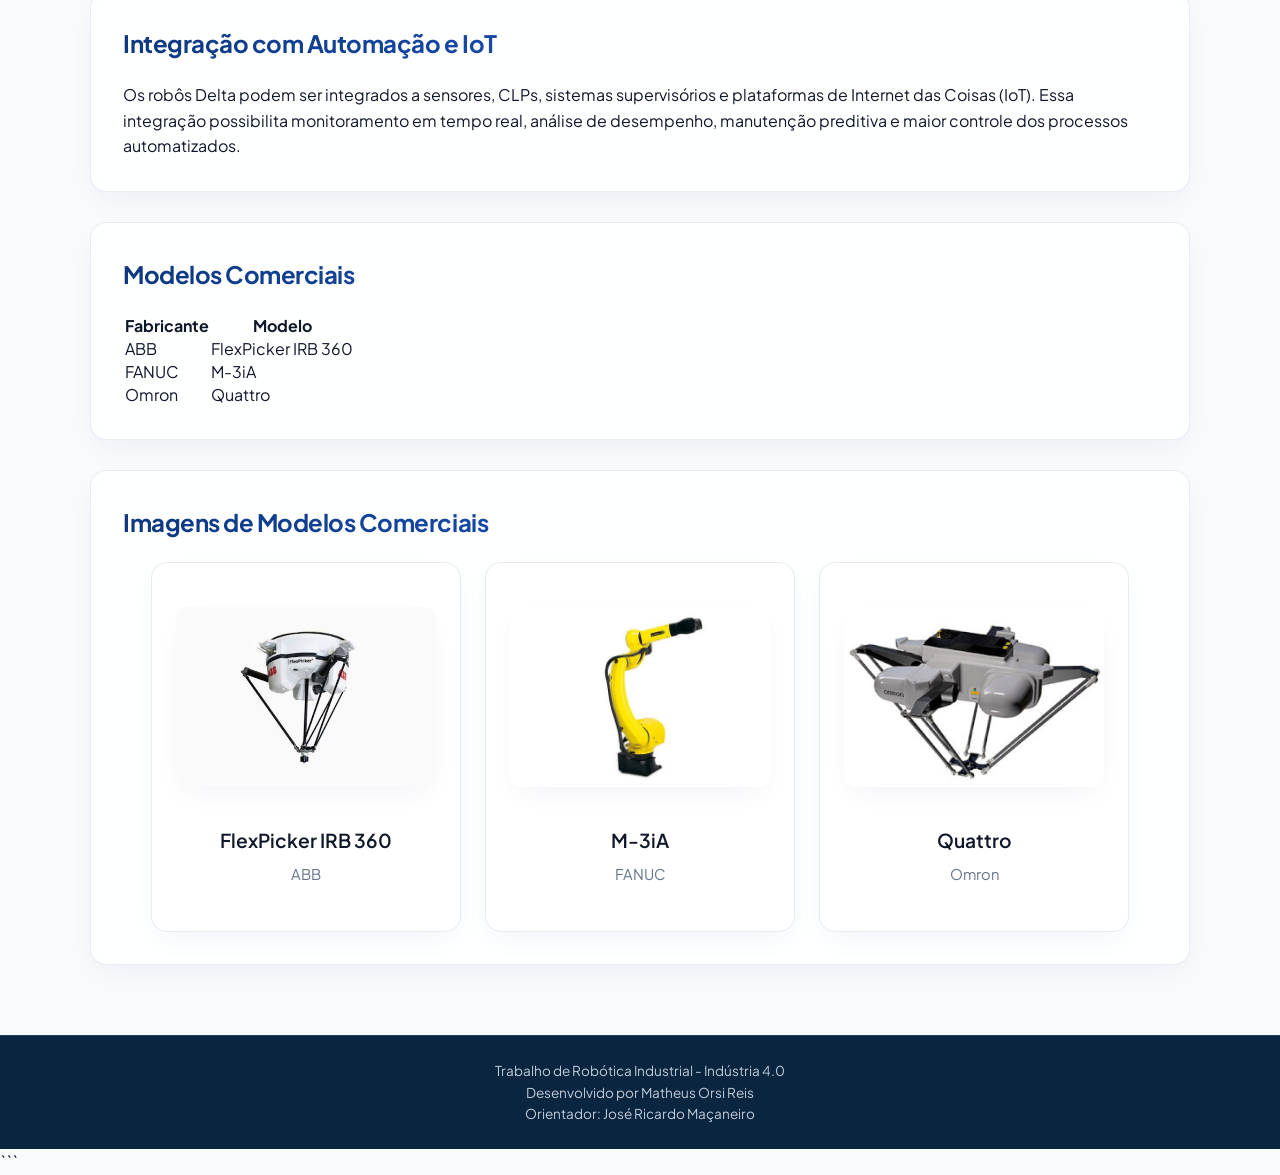
<file: html/delta.html>
```html
<!DOCTYPE html>
<html lang="pt-BR">
<head>
    <meta charset="UTF-8">
    <meta name="viewport" content="width=device-width, initial-scale=1.0">
    <title>Robô Delta</title>

    <link rel="stylesheet" href="../style.css">
</head>
<body>

<header>

    <h1>Portal de Robótica Industrial</h1>

    <nav>
        <ul>
            <li><a href="../index.html">Início</a></li>
            <li><a href="./cartesiano.html">Cartesiano</a></li>
            <li><a href="./scara.html">SCARA</a></li>
            <li><a href="./articulado.html">Articulado</a></li>
            <li><a href="./cilindrico.html">Cilíndrico</a></li>
            <li><a href="./delta.html">Delta</a></li>
            <li><a href="./polar.html">Polar</a></li>
            <li><a href="./colaborativo.html">Colaborativo</a></li>
            <li><a href="quiz.html">Quiz</a></li>
        </ul>
    </nav>

</header>

<main>

<section>

    <h2>Robô Delta</h2>

    <img src="../imagens/deltaaa.webp" alt="Robô Delta">

    <p>
        O robô Delta é um robô industrial de alta velocidade formado por três braços
        conectados a uma base fixa. Seu projeto permite realizar movimentos muito
        rápidos e precisos, sendo ideal para aplicações que exigem grande produtividade
        e repetibilidade, especialmente na manipulação de objetos leves.
    </p>

</section>

<section>

    <h2>Princípio de Funcionamento</h2>

    <p>
        O robô Delta utiliza três braços articulados ligados a motores instalados na
        parte superior da estrutura. Os movimentos dos braços são sincronizados para
        posicionar a ferramenta com extrema rapidez e precisão dentro da área de trabalho.
    </p>

</section>

<section>

    <h2>Características Técnicas</h2>

    <ul>
        <li>Alta velocidade de movimentação.</li>
        <li>Excelente precisão e repetibilidade.</li>
        <li>Estrutura leve.</li>
        <li>Ideal para pequenas cargas.</li>
        <li>Baixo tempo de ciclo.</li>
        <li>Grande eficiência em processos repetitivos.</li>
    </ul>

</section>

<section>

    <h2>Aplicações Industriais</h2>

    <ul>
        <li>Embalagem de produtos.</li>
        <li>Separação de peças (Pick and Place).</li>
        <li>Indústria alimentícia.</li>
        <li>Indústria farmacêutica.</li>
        <li>Montagem de pequenos componentes.</li>
        <li>Classificação de produtos.</li>
    </ul>

</section>

<section>

    <h2>Integração com Automação e IoT</h2>

    <p>
        Os robôs Delta podem ser integrados a sensores, CLPs, sistemas supervisórios
        e plataformas de Internet das Coisas (IoT). Essa integração possibilita
        monitoramento em tempo real, análise de desempenho, manutenção preditiva e
        maior controle dos processos automatizados.
    </p>

</section>

<section>

    <h2>Modelos Comerciais</h2>

    <table>

        <tr>
            <th>Fabricante</th>
            <th>Modelo</th>
        </tr>

        <tr>
            <td>ABB</td>
            <td>FlexPicker IRB 360</td>
        </tr>

        <tr>
            <td>FANUC</td>
            <td>M-3iA</td>
        </tr>

        <tr>
            <td>Omron</td>
            <td>Quattro</td>
        </tr>

    </table>

</section>

<section>

    <h2>Imagens de Modelos Comerciais</h2>

    <div class="cards">

        <div class="card">
            <img src="../imagens/FlexPicker IRB 360.jpg" alt="ABB FlexPicker IRB 360">
            <h3>FlexPicker IRB 360</h3>
            <p>ABB</p>
        </div>

        <div class="card">
            <img src="../imagens/FANUC M-20iD.jpg" alt="FANUC M-3iA">
            <h3>M-3iA</h3>
            <p>FANUC</p>
        </div>

        <div class="card">
            <img src="../imagens/Omron Quattro.jpg" alt="Omron Quattro">
            <h3>Quattro</h3>
            <p>Omron</p>
        </div>

    </div>

</section>

</main>

<footer>

    <p>Trabalho de Robótica Industrial - Indústria 4.0</p>

    <p>Desenvolvido por Matheus Orsi Reis</p>
    <p>Orientador: José Ricardo Maçaneiro</p>

</footer>

</body>
</html>
```
</file>
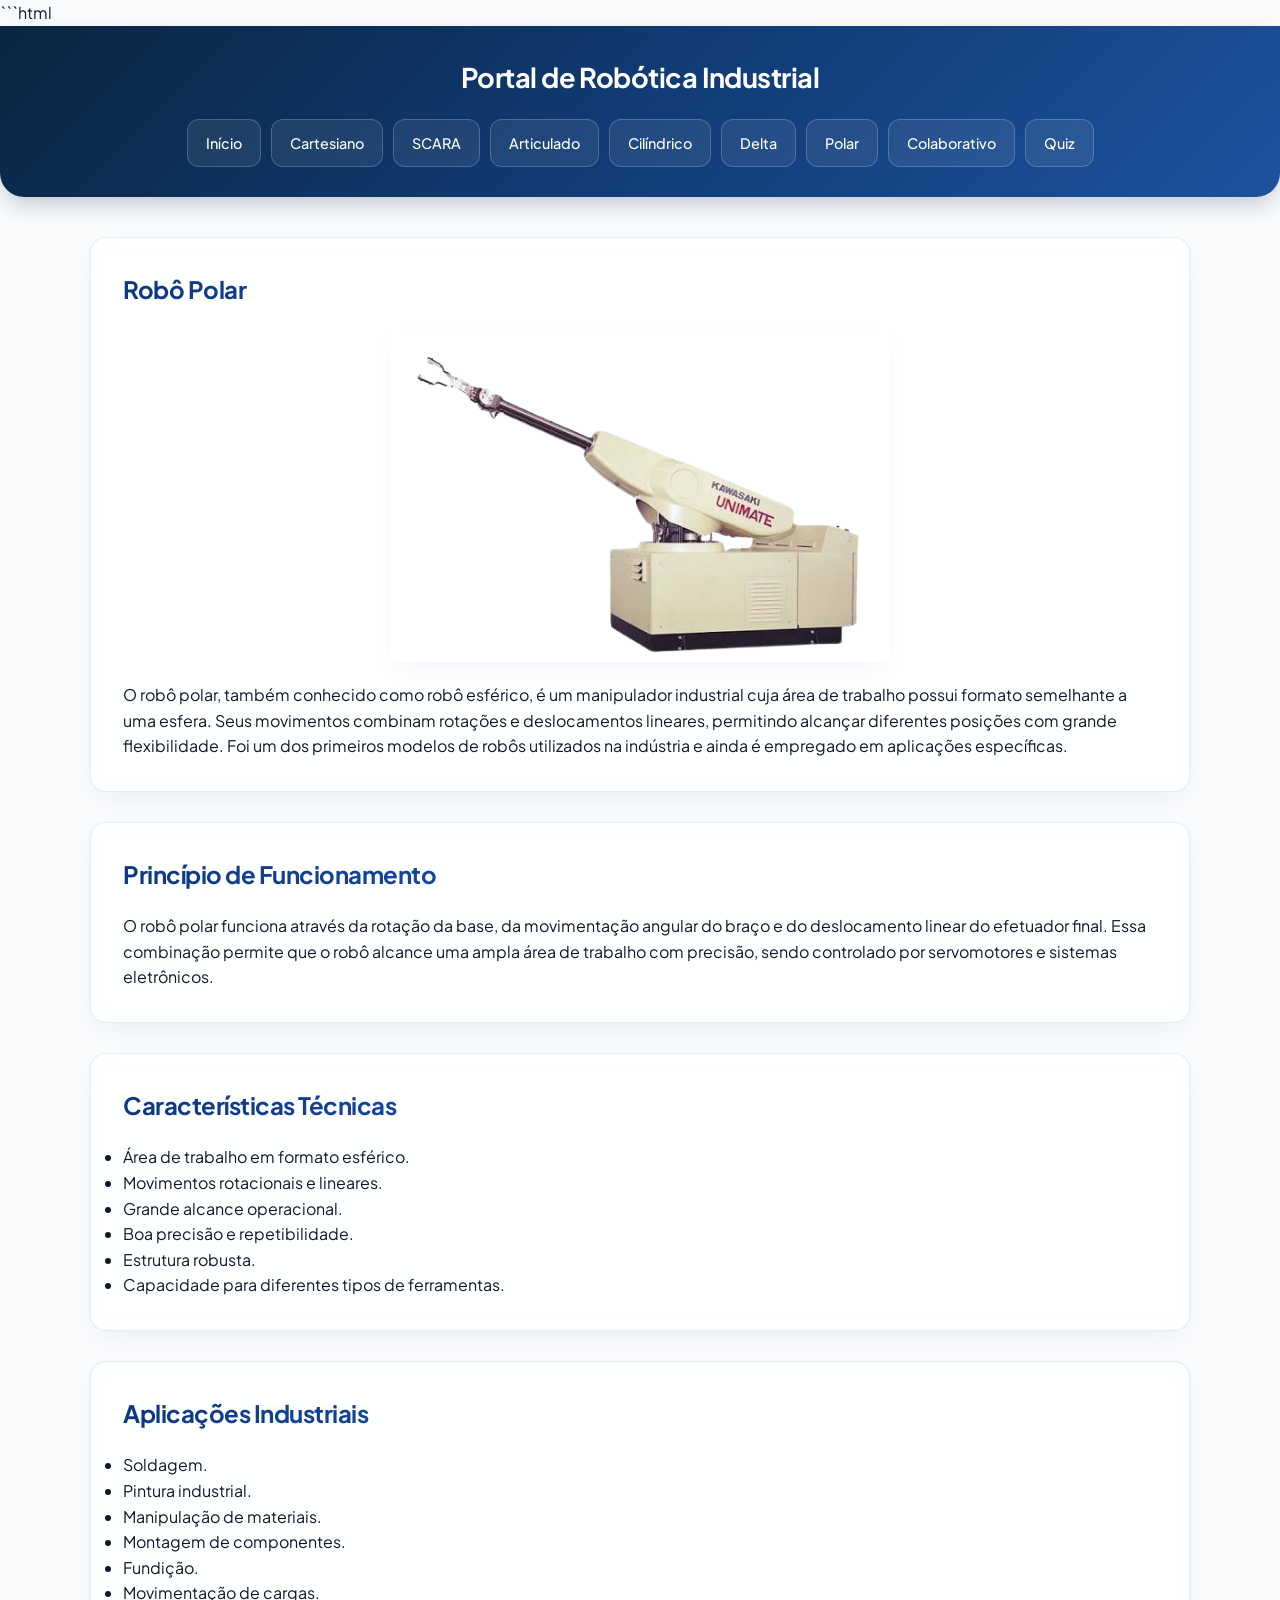
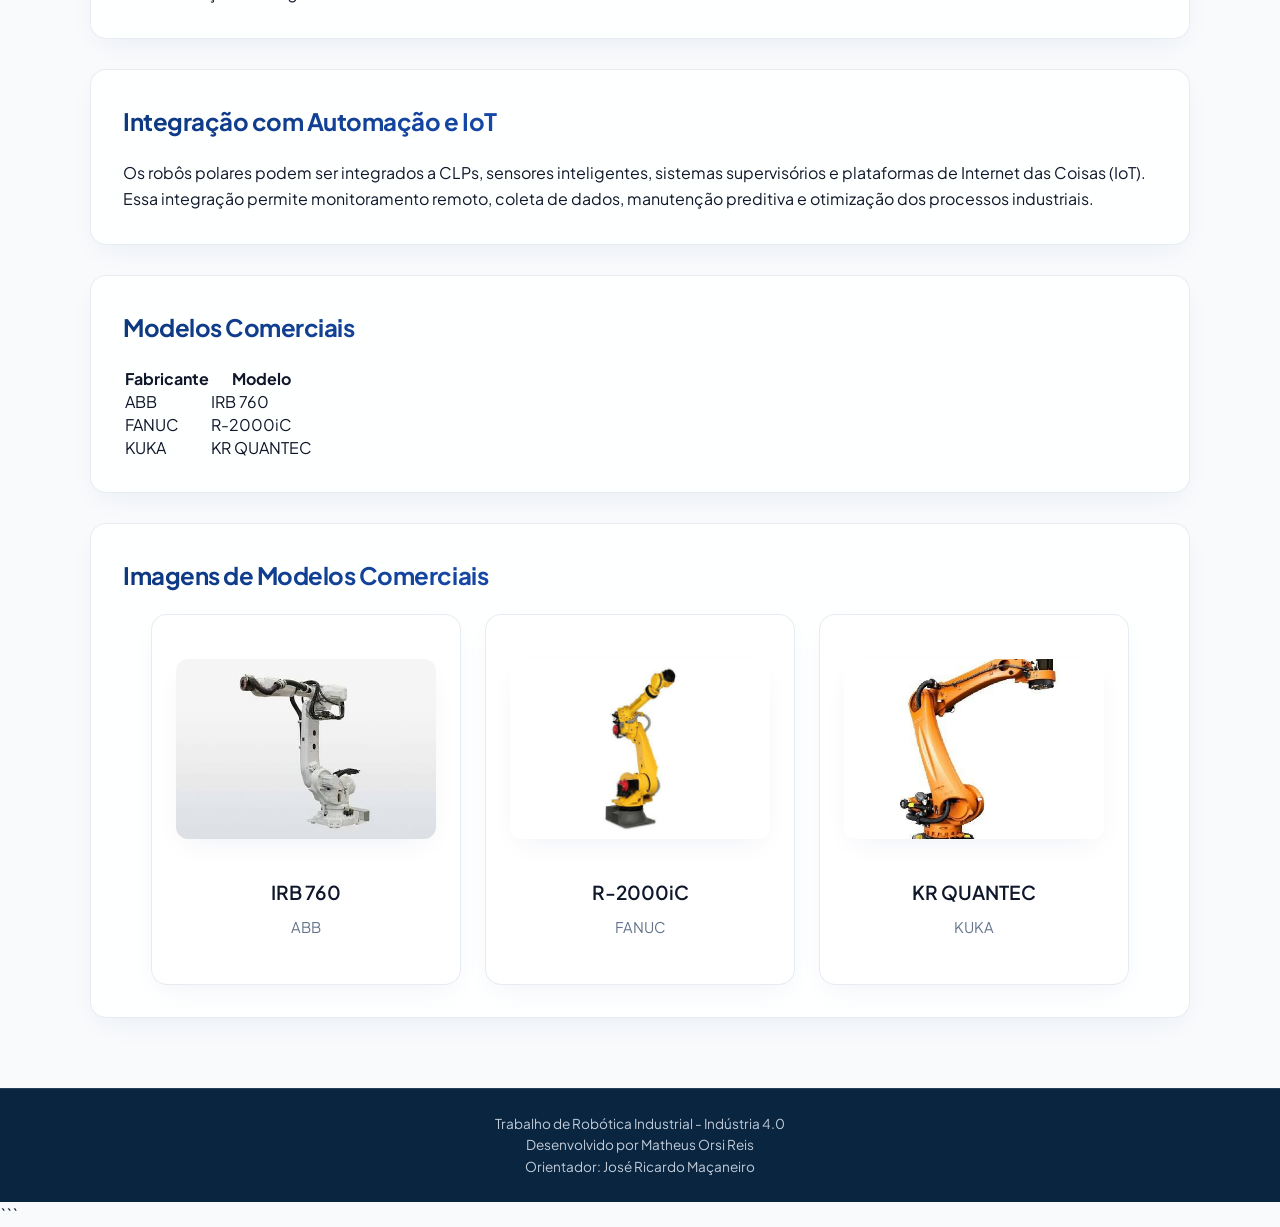
<file: html/polar.html>
```html
<!DOCTYPE html>
<html lang="pt-BR">
<head>
    <meta charset="UTF-8">
    <meta name="viewport" content="width=device-width, initial-scale=1.0">
    <title>Robô Polar</title>

    <link rel="stylesheet" href="../style.css">
</head>
<body>

<header>

    <h1>Portal de Robótica Industrial</h1>

    <nav>
        <ul>
            <li><a href="../index.html">Início</a></li>
            <li><a href="./cartesiano.html">Cartesiano</a></li>
            <li><a href="./scara.html">SCARA</a></li>
            <li><a href="./articulado.html">Articulado</a></li>
            <li><a href="./cilindrico.html">Cilíndrico</a></li>
            <li><a href="./delta.html">Delta</a></li>
            <li><a href="./polar.html">Polar</a></li>
            <li><a href="./colaborativo.html">Colaborativo</a></li>
            <li><a href="quiz.html">Quiz</a></li>
        </ul>
    </nav>

</header>

<main>

<section>

    <h2>Robô Polar</h2>

    <img src="../imagens/robo_polar-removebg-preview.png" alt="Robô Polar">

    <p>
        O robô polar, também conhecido como robô esférico, é um manipulador
        industrial cuja área de trabalho possui formato semelhante a uma esfera.
        Seus movimentos combinam rotações e deslocamentos lineares, permitindo
        alcançar diferentes posições com grande flexibilidade. Foi um dos primeiros
        modelos de robôs utilizados na indústria e ainda é empregado em aplicações
        específicas.
    </p>

</section>

<section>

    <h2>Princípio de Funcionamento</h2>

    <p>
        O robô polar funciona através da rotação da base, da movimentação angular
        do braço e do deslocamento linear do efetuador final. Essa combinação
        permite que o robô alcance uma ampla área de trabalho com precisão,
        sendo controlado por servomotores e sistemas eletrônicos.
    </p>

</section>

<section>

    <h2>Características Técnicas</h2>

    <ul>
        <li>Área de trabalho em formato esférico.</li>
        <li>Movimentos rotacionais e lineares.</li>
        <li>Grande alcance operacional.</li>
        <li>Boa precisão e repetibilidade.</li>
        <li>Estrutura robusta.</li>
        <li>Capacidade para diferentes tipos de ferramentas.</li>
    </ul>

</section>

<section>

    <h2>Aplicações Industriais</h2>

    <ul>
        <li>Soldagem.</li>
        <li>Pintura industrial.</li>
        <li>Manipulação de materiais.</li>
        <li>Montagem de componentes.</li>
        <li>Fundição.</li>
        <li>Movimentação de cargas.</li>
    </ul>

</section>

<section>

    <h2>Integração com Automação e IoT</h2>

    <p>
        Os robôs polares podem ser integrados a CLPs, sensores inteligentes,
        sistemas supervisórios e plataformas de Internet das Coisas (IoT).
        Essa integração permite monitoramento remoto, coleta de dados,
        manutenção preditiva e otimização dos processos industriais.
    </p>

</section>

<section>

    <h2>Modelos Comerciais</h2>

    <table>

        <tr>
            <th>Fabricante</th>
            <th>Modelo</th>
        </tr>

        <tr>
            <td>ABB</td>
            <td>IRB 760</td>
        </tr>

        <tr>
            <td>FANUC</td>
            <td>R-2000iC</td>
        </tr>

        <tr>
            <td>KUKA</td>
            <td>KR QUANTEC</td>
        </tr>

    </table>

</section>

<section>

    <h2>Imagens de Modelos Comerciais</h2>

    <div class="cards">

        <div class="card">
            <img src="../imagens/ABB IRB 6700.jpg" alt="ABB IRB 760">
            <h3>IRB 760</h3>
            <p>ABB</p>
        </div>

        <div class="card">
            <img src="../imagens/FANUC R-2000iC.jpg" alt="FANUC R-2000iC">
            <h3>R-2000iC</h3>
            <p>FANUC</p>
        </div>

        <div class="card">
            <img src="../imagens/KUKA KR QUANTEC.jpg" alt="KUKA KR QUANTEC">
            <h3>KR QUANTEC</h3>
            <p>KUKA</p>
        </div>

    </div>

</section>

</main>

<footer>

    <p>Trabalho de Robótica Industrial - Indústria 4.0</p>

    <p>Desenvolvido por Matheus Orsi Reis</p>
    <p>Orientador: José Ricardo Maçaneiro</p>

</footer>

</body>
</html>
```
</file>
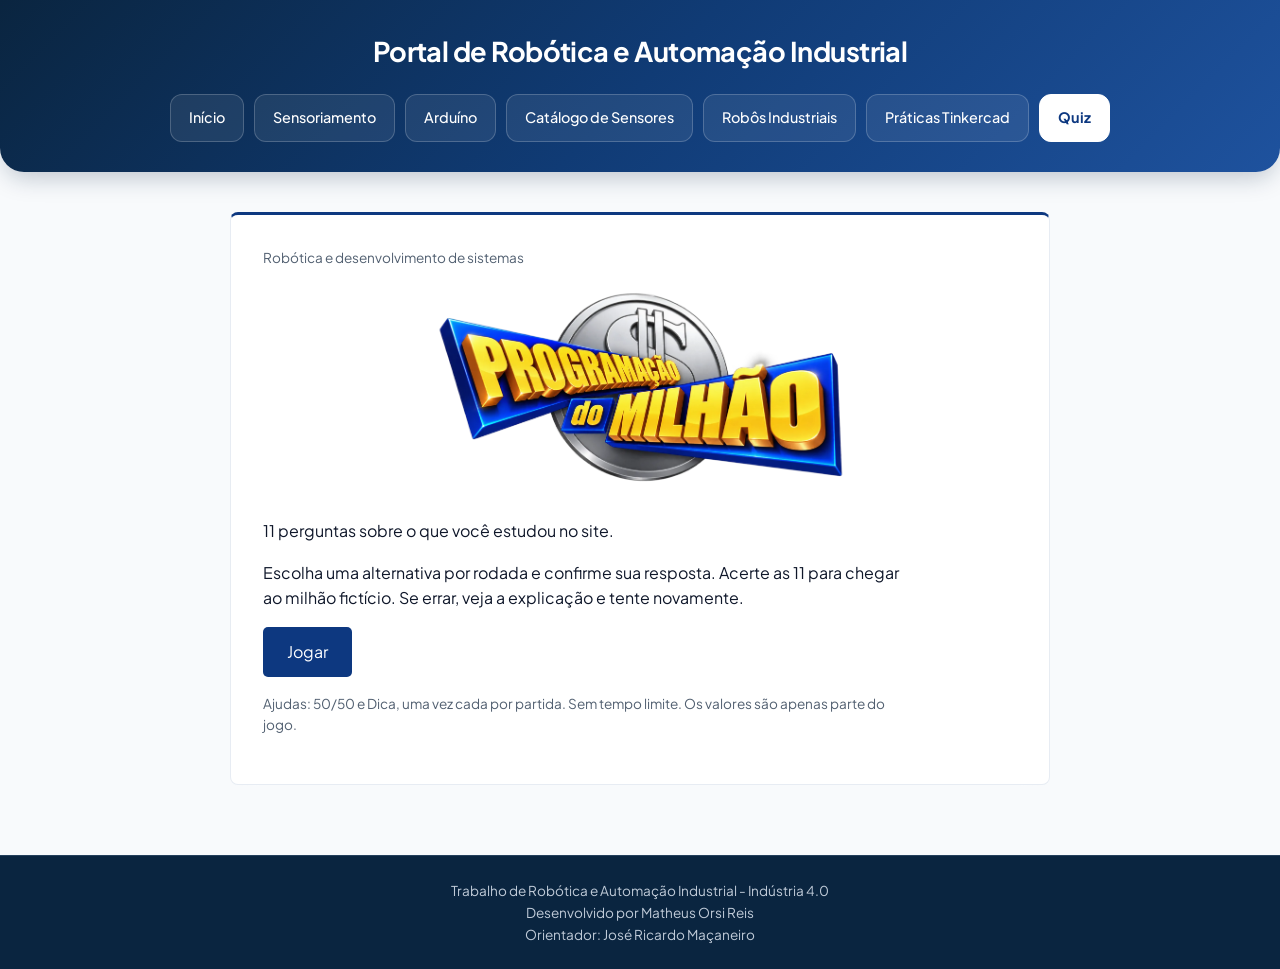
<file: html/quiz.html>
<!DOCTYPE html>
<html lang="pt-BR">
<head>
    <meta charset="UTF-8">
    <meta name="viewport" content="width=device-width, initial-scale=1.0">
    <title>Quiz - Robótica e Desenvolvimento de Sistemas</title>
    <link rel="stylesheet" href="../style.css">
    <link rel="stylesheet" href="../quiz.css?v=premio-ouro-2">
    <script src="../js/quiz.js?v=premio-ouro-2" defer></script>
</head>
<body class="quiz-page">
    <header>
        <h1>Portal de Robótica e Automação Industrial</h1>
        <nav aria-label="Navegação principal">
            <ul>
                <li><a href="../index.html">Início</a></li>
                <li><a href="../index.html#sensoriamento">Sensoriamento</a></li>
                <li><a href="arduino.html">Arduíno</a></li>
                <li><a href="sensores.html">Catálogo de Sensores</a></li>
                <li><a href="../index.html#robos">Robôs Industriais</a></li>
                <li><a href="tinkercad.html">Práticas Tinkercad</a></li>
                <li><a href="quiz.html" aria-current="page">Quiz</a></li>
            </ul>
        </nav>
    </header>
    <main class="quiz-main">
        <section id="inicio" class="quiz-intro">
            <p class="category">Robótica e desenvolvimento de sistemas</p>
            <h2 class="quiz-brand"><img class="quiz-logo" src="../imagens/logo_quiz.png" alt="Programação do Milhão — Quiz" width="1774" height="887"></h2>
            <p>11 perguntas sobre o que você estudou no site.</p>
            <p>Escolha uma alternativa por rodada e confirme sua resposta. Acerte as 11 para chegar ao milhão fictício. Se errar, veja a explicação e tente novamente.</p>
            <button id="jogar" class="primary" type="button" disabled>Jogar</button>
            <p class="note">Ajudas: 50/50 e Dica, uma vez cada por partida. Sem tempo limite. Os valores são apenas parte do jogo.</p>
            <noscript>Ative o JavaScript do navegador para jogar.</noscript>
        </section>
        <section id="partida" hidden aria-label="Rodada do quiz">
            <div class="round-info"><span id="contador"></span><span id="premio"></span></div>
<article class="question" data-answer="C" hidden aria-labelledby="titulo-1" data-dica="Pense na sequência: entender o negócio, organizar os dados e implementar no banco escolhido.">
    <p class="category">Banco de dados</p>
    <h2 id="titulo-1" tabindex="-1">Modelos de banco de dados</h2>
    <p class="question-text">Uma equipe vai representar as entidades do sistema, organizar tabelas e relacionamentos e, por fim, definir a implementação no SGBD. Quais modelos correspondem, nessa ordem, a essas etapas?</p>
    <figure class="quiz-visual"><img src="../imagens/quiz/banco.svg" alt="Tabela com exemplos de registros de sensores." loading="lazy"><figcaption>Ilustração didática.</figcaption></figure>
    <div class="answers" role="group" aria-labelledby="titulo-1">
        <button class="answer" type="button" data-choice="A" aria-pressed="false"><span class="letter">A</span><span>Conceitual, físico e lógico.</span></button>
        <button class="answer" type="button" data-choice="B" aria-pressed="false"><span class="letter">B</span><span>Lógico, conceitual e físico.</span></button>
        <button class="answer" type="button" data-choice="C" aria-pressed="false"><span class="letter">C</span><span>Conceitual, lógico e físico.</span></button>
        <button class="answer" type="button" data-choice="D" aria-pressed="false"><span class="letter">D</span><span>Físico, lógico e conceitual.</span></button>
    </div>
    <p class="explanation" hidden>O conceitual representa as entidades e relações do negócio. O lógico organiza tabelas e chaves. O físico define a implementação no SGBD, incluindo tipos de dados específicos e índices.</p>
</article>
<article class="question" data-answer="A" hidden aria-labelledby="titulo-2" data-dica="Procure o modelo que utiliza guias lineares, em vez de juntas que giram.">
    <p class="category">Robôs industriais</p>
    <h2 id="titulo-2" tabindex="-1">Movimento em três direções</h2>
    <p class="question-text">Uma máquina movimenta sua ferramenta em linhas retas nos eixos X, Y e Z. Qual robô do site usa essa estrutura?</p>
    <figure class="quiz-visual"><img src="../imagens/robo_cartesiano.png" alt="Robô cartesiano com guias de movimentação linear." loading="lazy"><figcaption>Observe o componente usado nesta questão.</figcaption></figure>
    <div class="answers" role="group" aria-labelledby="titulo-2"><button class="answer" type="button" data-choice="A" aria-pressed="false"><span class="letter">A</span><span>Cartesiano.</span></button>
<button class="answer" type="button" data-choice="B" aria-pressed="false"><span class="letter">B</span><span>SCARA.</span></button>
<button class="answer" type="button" data-choice="C" aria-pressed="false"><span class="letter">C</span><span>Articulado.</span></button>
<button class="answer" type="button" data-choice="D" aria-pressed="false"><span class="letter">D</span><span>Cilíndrico.</span></button></div>
    <p class="explanation" hidden>O cartesiano se movimenta por eixos lineares X, Y e Z. Os outros modelos citados também utilizam movimentos de rotação.</p>
</article>
<article class="question" data-answer="D" hidden aria-labelledby="titulo-3" data-dica="Esse componente muda sua resistência conforme a quantidade de luz.">
    <p class="category">Sensores</p>
    <h2 id="titulo-3" tabindex="-1">Sensor de luminosidade</h2>
    <p class="question-text">Uma escola quer acender a iluminação quando o ambiente escurece. Qual sensor do site permite identificar essa mudança?</p>
    <figure class="quiz-visual"><img src="../imagens/LDR.webp" alt="Foto de um sensor LDR." loading="lazy"><figcaption>Observe o componente usado nesta questão.</figcaption></figure>
    <div class="answers" role="group" aria-labelledby="titulo-3">
        <button class="answer" type="button" data-choice="A" aria-pressed="false"><span class="letter">A</span><span>PIR.</span></button>
        <button class="answer" type="button" data-choice="B" aria-pressed="false"><span class="letter">B</span><span>DHT11.</span></button>
        <button class="answer" type="button" data-choice="C" aria-pressed="false"><span class="letter">C</span><span>HC-SR04.</span></button>
        <button class="answer" type="button" data-choice="D" aria-pressed="false"><span class="letter">D</span><span>LDR.</span></button>
    </div>
    <p class="explanation" hidden>O LDR responde à luminosidade. O PIR detecta movimento; o DHT11 mede temperatura e umidade; o HC-SR04 mede distância.</p>
</article>
<article class="question" data-answer="B" hidden aria-labelledby="titulo-4" data-dica="O sensor envia um som e detecta seu retorno após atingir um objeto.">
    <p class="category">Sensores</p>
    <h2 id="titulo-4" tabindex="-1">Ajuda para estacionar</h2>
    <p class="question-text">No estacionamento inteligente do site, um sensor identifica se o carro está perto de um obstáculo. O que o HC-SR04 mede nessa aplicação?</p>
    <figure class="quiz-visual"><img src="../imagens/HC-SR04.webp" alt="Foto do módulo ultrassônico HC-SR04." loading="lazy"><figcaption>Observe o componente usado nesta questão.</figcaption></figure>
    <div class="answers" role="group" aria-labelledby="titulo-4"><button class="answer" type="button" data-choice="A" aria-pressed="false"><span class="letter">A</span><span>A temperatura do motor.</span></button>
<button class="answer" type="button" data-choice="B" aria-pressed="false"><span class="letter">B</span><span>A distância até o obstáculo.</span></button>
<button class="answer" type="button" data-choice="C" aria-pressed="false"><span class="letter">C</span><span>A quantidade de luz do ambiente.</span></button>
<button class="answer" type="button" data-choice="D" aria-pressed="false"><span class="letter">D</span><span>A presença de gás no local.</span></button></div>
    <p class="explanation" hidden>O HC-SR04 usa ultrassom para medir distância. Assim, o sistema pode avisar quando um objeto está próximo.</p>
</article>
<article class="question" data-answer="C" hidden aria-labelledby="titulo-5" data-dica="Uma pilha tem polos positivo e negativo e fornece tensão com polaridade definida.">
    <p class="category">Multímetro</p>
    <h2 id="titulo-5" tabindex="-1">Conferindo a alimentação</h2>
    <p class="question-text">Um aluno quer verificar a tensão de uma pilha com um multímetro. Qual função ele deve selecionar?</p>
    <figure class="quiz-visual"><img src="../imagens/quiz/multimetro.svg" alt="Multímetro digital com visor e seletor." loading="lazy"><figcaption>Ilustração didática.</figcaption></figure>
    <div class="answers" role="group" aria-labelledby="titulo-5"><button class="answer" type="button" data-choice="A" aria-pressed="false"><span class="letter">A</span><span>Corrente elétrica (A).</span></button>
<button class="answer" type="button" data-choice="B" aria-pressed="false"><span class="letter">B</span><span>Resistência elétrica (Ω).</span></button>
<button class="answer" type="button" data-choice="C" aria-pressed="false"><span class="letter">C</span><span>Tensão contínua (V DC).</span></button>
<button class="answer" type="button" data-choice="D" aria-pressed="false"><span class="letter">D</span><span>Tensão alternada (V AC).</span></button></div>
    <p class="explanation" hidden>Pilhas fornecem tensão contínua. A função V DC mede essa tensão; A mede corrente e Ω mede resistência. V AC é para tensão alternada.</p>
</article>
<article class="question" data-answer="A" hidden aria-labelledby="titulo-6" data-dica="Nos pinos analógicos do Uno, a identificação começa com uma letra.">
    <p class="category">Arduino</p>
    <h2 id="titulo-6" tabindex="-1">Lendo um sensor</h2>
    <p class="question-text">Um sensor fornece um sinal analógico que varia conforme a luz. No Arduino Uno, qual destes pinos pode ser usado para ler esse sinal?</p>
    <figure class="quiz-visual"><img src="../imagens/quiz/arduino.svg" alt="Esquema de placa Arduino Uno com pinos identificados." loading="lazy"><figcaption>Ilustração didática.</figcaption></figure>
    <div class="answers" role="group" aria-labelledby="titulo-6"><button class="answer" type="button" data-choice="A" aria-pressed="false"><span class="letter">A</span><span>A0.</span></button>
<button class="answer" type="button" data-choice="B" aria-pressed="false"><span class="letter">B</span><span>GND.</span></button>
<button class="answer" type="button" data-choice="C" aria-pressed="false"><span class="letter">C</span><span>5V.</span></button>
<button class="answer" type="button" data-choice="D" aria-pressed="false"><span class="letter">D</span><span>RESET.</span></button></div>
    <p class="explanation" hidden>A0 é uma entrada analógica. GND é a referência do circuito, 5V fornece alimentação e RESET reinicia a placa.</p>
</article>
<article class="question" data-answer="D" hidden aria-labelledby="titulo-7" data-dica="O Arduino precisa enviar um sinal ao LED, e não receber um sinal dele.">
    <p class="category">Arduino</p>
    <h2 id="titulo-7" tabindex="-1">Entrada ou saída?</h2>
    <p class="question-text">Um LED está ligado corretamente ao pino 9 do Arduino, com resistor. Qual comando configura esse pino para enviar o sinal que controla o LED?</p>
    <figure class="quiz-visual"><img src="../imagens/quiz/arduino.svg" alt="Esquema de placa Arduino Uno com pinos identificados." loading="lazy"><figcaption>Ilustração didática.</figcaption></figure>
    <div class="answers" role="group" aria-labelledby="titulo-7">
        <button class="answer" type="button" data-choice="A" aria-pressed="false"><span class="letter">A</span><span>pinMode(9, INPUT);</span></button>
        <button class="answer" type="button" data-choice="B" aria-pressed="false"><span class="letter">B</span><span>pinMode(9, INPUT_PULLUP);</span></button>
        <button class="answer" type="button" data-choice="C" aria-pressed="false"><span class="letter">C</span><span>digitalRead(9);</span></button>
        <button class="answer" type="button" data-choice="D" aria-pressed="false"><span class="letter">D</span><span>pinMode(9, OUTPUT);</span></button>
    </div>
    <p class="explanation" hidden>OUTPUT configura o pino como saída. INPUT e INPUT_PULLUP configuram entradas; digitalRead lê o estado de um pino.</p>
</article>
<article class="question" data-answer="B" hidden aria-labelledby="titulo-8" data-dica="É o mesmo tipo de conexão usado para conectar um notebook ao roteador sem cabo.">
    <p class="category">ESP32</p>
    <h2 id="titulo-8" tabindex="-1">Conexão com a rede</h2>
    <p class="question-text">Um ESP32 precisa enviar leituras de temperatura pela rede sem fio da escola. Qual recurso da placa permite essa conexão?</p>
    <figure class="quiz-visual"><img src="../imagens/quiz/esp.svg" alt="ESP32 conectado a um painel por uma rede sem fio." loading="lazy"><figcaption>Ilustração didática.</figcaption></figure>
    <div class="answers" role="group" aria-labelledby="titulo-8">
        <button class="answer" type="button" data-choice="A" aria-pressed="false"><span class="letter">A</span><span>Bluetooth.</span></button>
        <button class="answer" type="button" data-choice="B" aria-pressed="false"><span class="letter">B</span><span>Wi-Fi.</span></button>
        <button class="answer" type="button" data-choice="C" aria-pressed="false"><span class="letter">C</span><span>Comunicação serial USB.</span></button>
        <button class="answer" type="button" data-choice="D" aria-pressed="false"><span class="letter">D</span><span>Entrada analógica.</span></button>
    </div>
    <p class="explanation" hidden>O Wi-Fi conecta o ESP32 à rede sem fio da escola. Bluetooth usa outra forma de comunicação, USB exige cabo e a entrada analógica serve para ler sinais.</p>
</article>
<article class="question" data-answer="A" hidden aria-labelledby="titulo-9" data-dica="true significa verdadeiro. Observe qual bloco é executado quando a condição é verdadeira.">
    <p class="category">Programação / Código</p>
    <h2 id="titulo-9" tabindex="-1">Interpretando o if</h2>
    <p class="question-text">O que será exibido ao executar este trecho?</p>
    <pre><code>bool portaAberta = true;

if (portaAberta) {
  Serial.println(&quot;Aberta&quot;);
} else {
  Serial.println(&quot;Fechada&quot;);
}</code></pre>
    <div class="answers" role="group" aria-labelledby="titulo-9">
        <button class="answer" type="button" data-choice="A" aria-pressed="false"><span class="letter">A</span><span>Aberta.</span></button>
        <button class="answer" type="button" data-choice="B" aria-pressed="false"><span class="letter">B</span><span>Fechada.</span></button>
        <button class="answer" type="button" data-choice="C" aria-pressed="false"><span class="letter">C</span><span>Aberta e Fechada.</span></button>
        <button class="answer" type="button" data-choice="D" aria-pressed="false"><span class="letter">D</span><span>Nenhuma mensagem.</span></button>
    </div>
    <p class="explanation" hidden>A condição é verdadeira, então o bloco do if exibe &quot;Aberta&quot;. O else não é executado.</p>
</article>
<article class="question" data-answer="C" hidden aria-labelledby="titulo-10" data-dica="Quando a condição é falsa, o programa passa para o bloco alternativo.">
    <p class="category">Programação / Código</p>
    <h2 id="titulo-10" tabindex="-1">Quando o else é executado?</h2>
    <p class="question-text">O sensor não detectou movimento. Qual mensagem este código exibe?</p>
    <pre><code>bool movimento = false;

if (movimento) {
  Serial.println(&quot;Ligar luz&quot;);
} else {
  Serial.println(&quot;Desligar luz&quot;);
}</code></pre>
    <div class="answers" role="group" aria-labelledby="titulo-10">
        <button class="answer" type="button" data-choice="A" aria-pressed="false"><span class="letter">A</span><span>Ligar luz.</span></button>
        <button class="answer" type="button" data-choice="B" aria-pressed="false"><span class="letter">B</span><span>Ligar luz e Desligar luz.</span></button>
        <button class="answer" type="button" data-choice="C" aria-pressed="false"><span class="letter">C</span><span>Desligar luz.</span></button>
        <button class="answer" type="button" data-choice="D" aria-pressed="false"><span class="letter">D</span><span>Nenhuma mensagem.</span></button>
    </div>
    <p class="explanation" hidden>Como movimento é false, a condição do if é falsa. O programa executa o else e exibe &quot;Desligar luz&quot;.</p>
</article>
<article class="question" data-answer="B" hidden aria-labelledby="titulo-11" data-dica="Confira o símbolo que deve encerrar uma instrução em C/C++.">
    <p class="category">Programação / Código</p>
    <h2 id="titulo-11" tabindex="-1">Encontrando um erro</h2>
    <p class="question-text">Este trecho apresenta um erro de sintaxe. Qual alteração permite compilá-lo?</p>
    <pre><code>if (true) {
  Serial.println(&quot;LED ligado&quot;)
}</code></pre>
    <div class="answers" role="group" aria-labelledby="titulo-11">
        <button class="answer" type="button" data-choice="A" aria-pressed="false"><span class="letter">A</span><span>Trocar true por false.</span></button>
        <button class="answer" type="button" data-choice="B" aria-pressed="false"><span class="letter">B</span><span>Adicionar ; após Serial.println(&quot;LED ligado&quot;).</span></button>
        <button class="answer" type="button" data-choice="C" aria-pressed="false"><span class="letter">C</span><span>Trocar if por else.</span></button>
        <button class="answer" type="button" data-choice="D" aria-pressed="false"><span class="letter">D</span><span>Remover as aspas de &quot;LED ligado&quot;.</span></button>
    </div>
    <p class="explanation" hidden>Falta o ponto e vírgula no final da instrução: Serial.println(&quot;LED ligado&quot;);. As outras alterações não corrigem esse erro.</p>
</article>
            <div class="helps" role="group" aria-label="Ajudas, uma vez cada por partida">
                <span>Ajudas:</span>
                <button id="meio-a-meio" class="secondary" type="button">50/50</button>
                <button id="pedir-dica" class="secondary" type="button">Dica</button>
            </div>
            <p id="ajuda-texto" class="help-text" role="status" aria-live="polite" aria-atomic="true"></p>
            <p id="retorno" class="feedback" role="status" aria-live="polite" aria-atomic="true"></p>
            <div class="actions">
                <button id="confirmar" class="primary" type="button" disabled>Confirmar resposta</button>
                <button id="proxima" class="primary" type="button" hidden>Próxima pergunta</button>
            </div>
        </section>
        <section id="resultado" hidden>
            <div class="quiz-brand"><img class="quiz-logo" src="../imagens/logo_quiz.png" alt="Programação do Milhão — Quiz" width="1774" height="887"></div>
            <h2 id="titulo-resultado" tabindex="-1">Resultado</h2>
            <p id="resumo"></p>
            <div class="final-gold">
                <span>Seu prêmio</span>
                <strong id="premio-final">R$ 0</strong>
                <span>Valor fictício</span>
            </div>
            <button id="recomecar" class="primary" type="button">Jogar novamente</button>
        </section>
        <aside id="trilha" class="prize-trail" aria-labelledby="titulo-trilha" hidden>
            <h2 id="titulo-trilha">Trilha do milhão</h2>
            <p id="valor-conquistado" class="trail-bank" role="status">Conquistado: R$ 0</p>
            <ol class="gold-list" aria-label="Prêmios por rodada">
                    <li class="gold-step"><span class="gold-number">01</span><strong>R$ 1.000</strong><span class="gold-status">A alcançar</span></li>
                    <li class="gold-step"><span class="gold-number">02</span><strong>R$ 2.000</strong><span class="gold-status">A alcançar</span></li>
                    <li class="gold-step"><span class="gold-number">03</span><strong>R$ 5.000</strong><span class="gold-status">A alcançar</span></li>
                    <li class="gold-step"><span class="gold-number">04</span><strong>R$ 10.000</strong><span class="gold-status">A alcançar</span></li>
                    <li class="gold-step"><span class="gold-number">05</span><strong>R$ 20.000</strong><span class="gold-status">A alcançar</span></li>
                    <li class="gold-step"><span class="gold-number">06</span><strong>R$ 50.000</strong><span class="gold-status">A alcançar</span></li>
                    <li class="gold-step"><span class="gold-number">07</span><strong>R$ 100.000</strong><span class="gold-status">A alcançar</span></li>
                    <li class="gold-step"><span class="gold-number">08</span><strong>R$ 200.000</strong><span class="gold-status">A alcançar</span></li>
                    <li class="gold-step"><span class="gold-number">09</span><strong>R$ 300.000</strong><span class="gold-status">A alcançar</span></li>
                    <li class="gold-step"><span class="gold-number">10</span><strong>R$ 500.000</strong><span class="gold-status">A alcançar</span></li>
                    <li class="gold-step"><span class="gold-number">11</span><strong>R$ 1.000.000</strong><span class="gold-status">A alcançar</span></li>
            </ol>
            <p class="note">Valores fictícios.</p>
        </aside>
    </main>
    <footer>
        <p>Trabalho de Robótica e Automação Industrial - Indústria 4.0</p>
        <p>Desenvolvido por Matheus Orsi Reis</p>
        <p>Orientador: José Ricardo Maçaneiro</p>
    </footer>
</body>
</html>
</file>
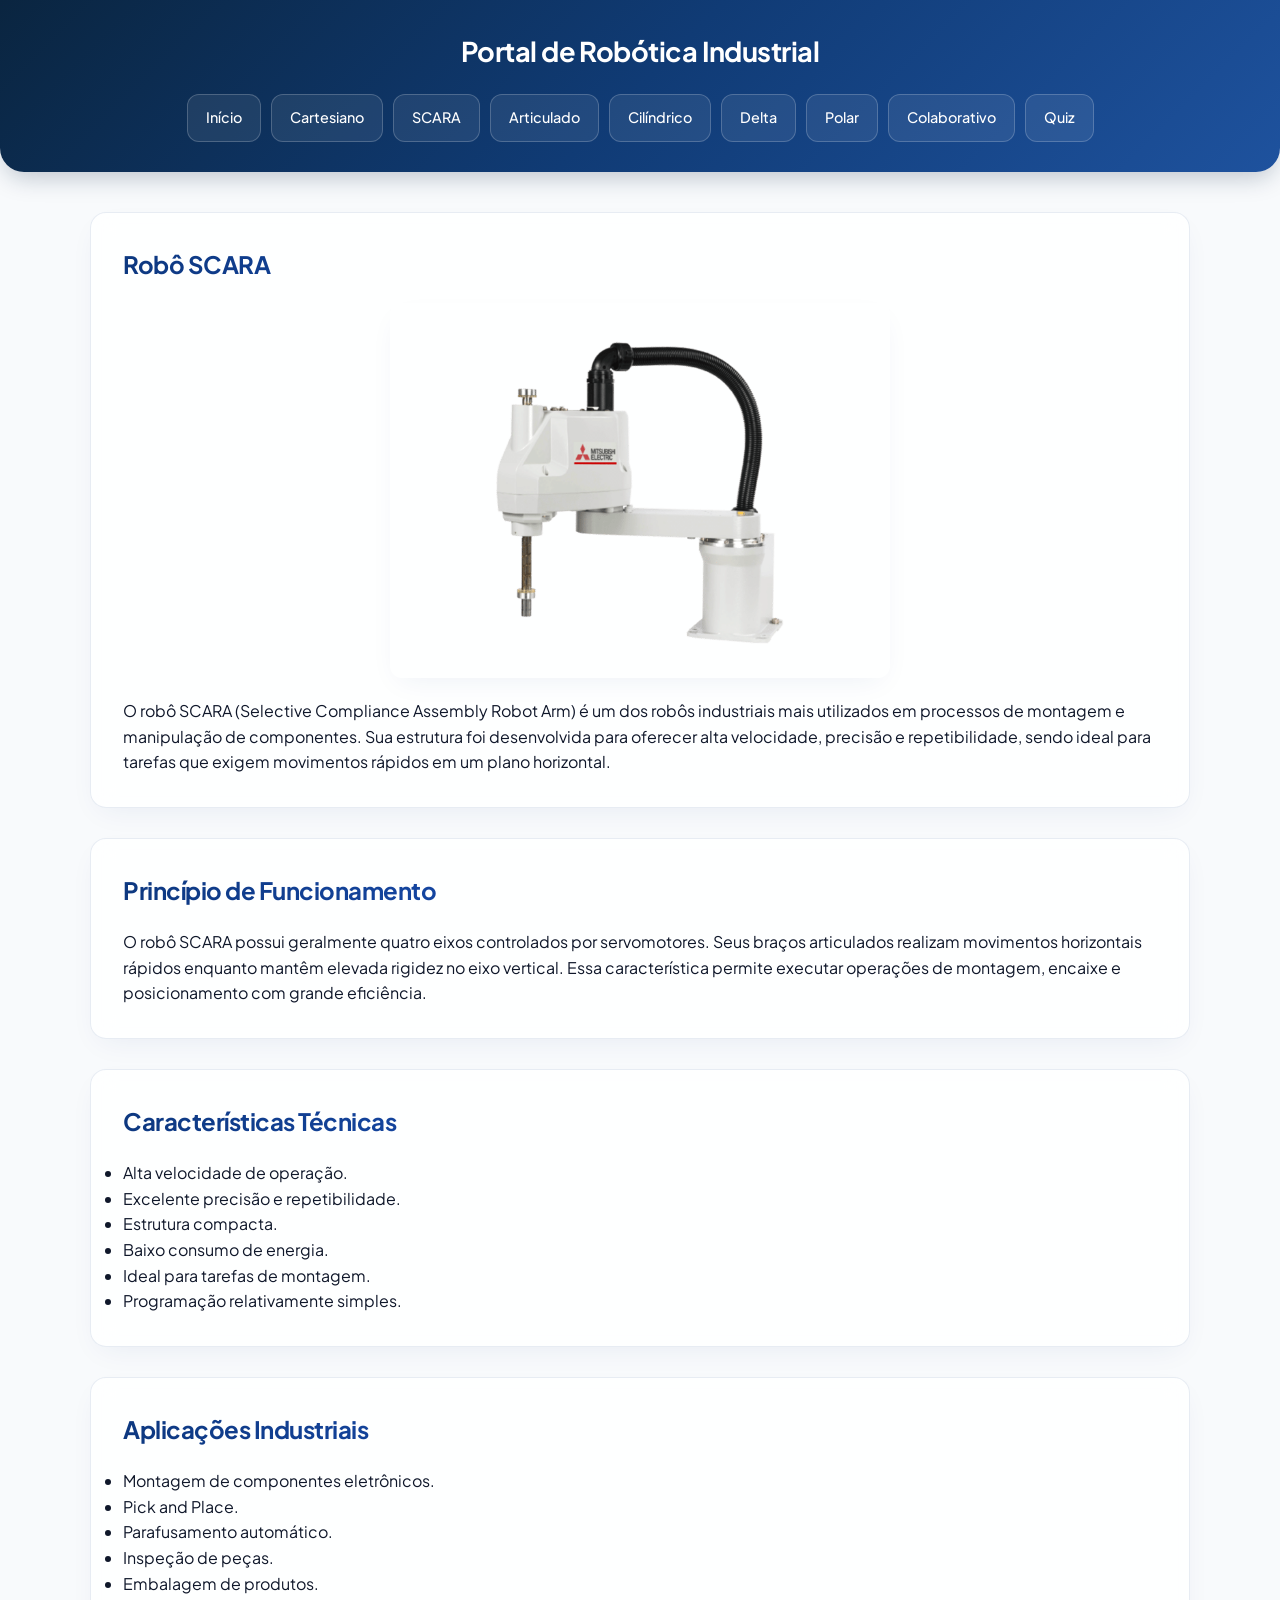
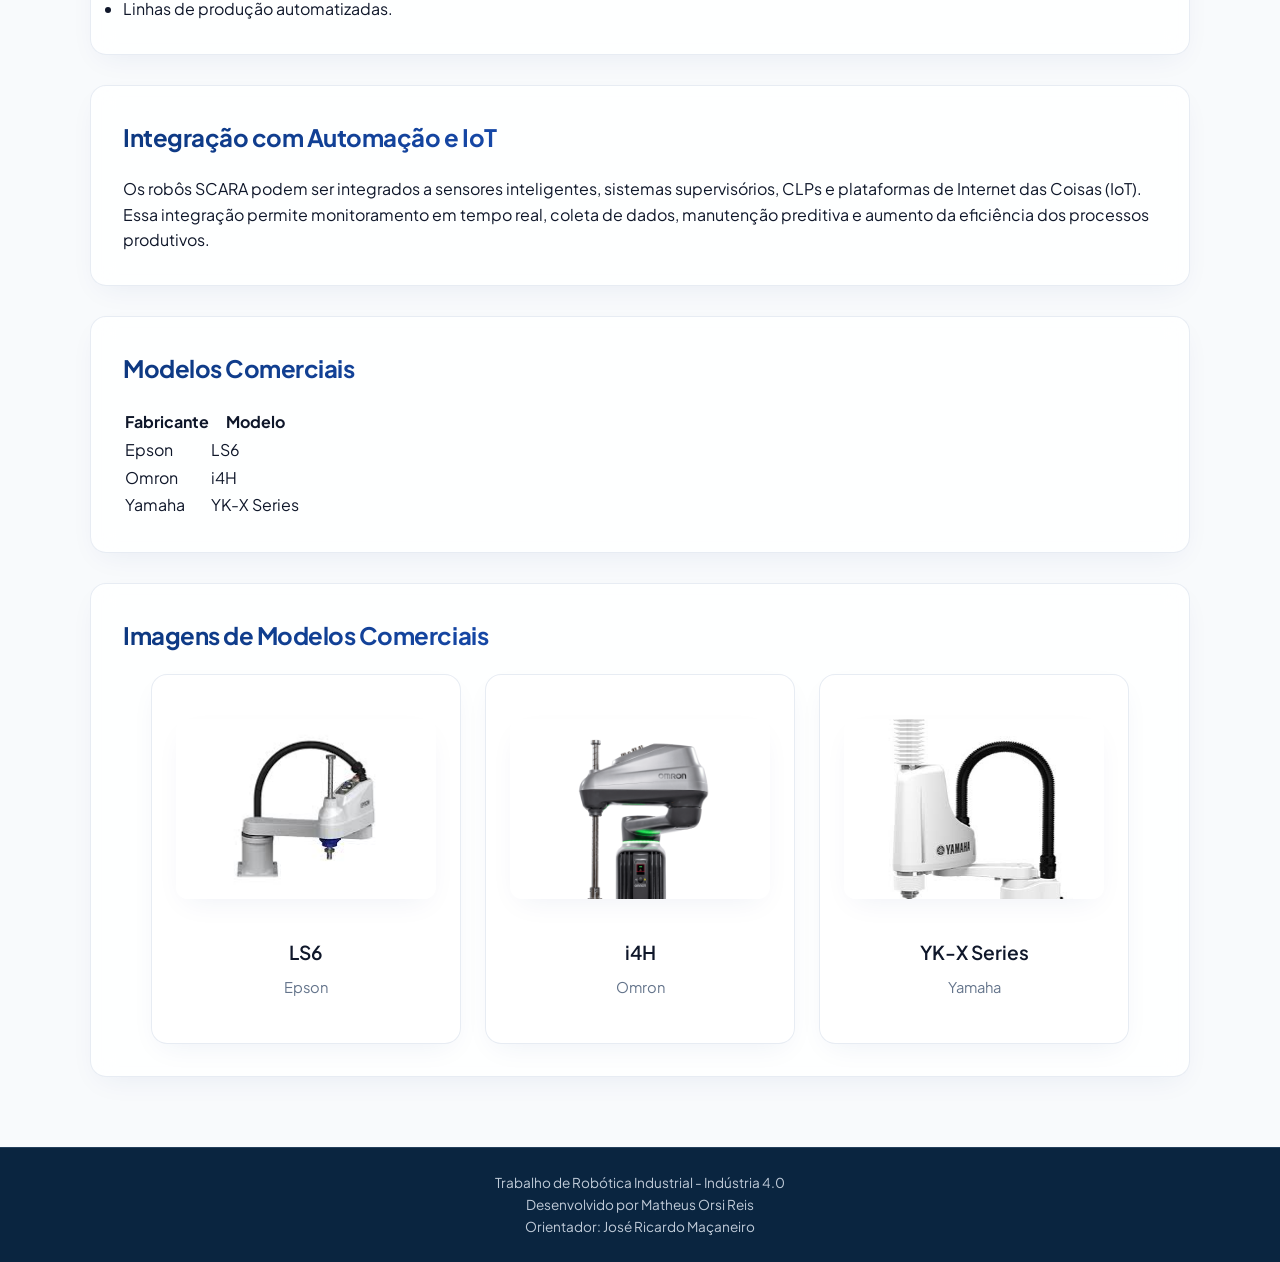
<file: html/scara.html>
<!DOCTYPE html>
<html lang="pt-BR">
<head>
    <meta charset="UTF-8">
    <meta name="viewport" content="width=device-width, initial-scale=1.0">
    <title>Robô SCARA</title>

    <link rel="stylesheet" href="../style.css">
</head>
<body>

<header>

    <h1>Portal de Robótica Industrial</h1>

    <nav>
        <ul>
            <li><a href="../index.html">Início</a></li>
            <li><a href="./cartesiano.html">Cartesiano</a></li>
            <li><a href="./scara.html">SCARA</a></li>
            <li><a href="./articulado.html">Articulado</a></li>
            <li><a href="./cilindrico.html">Cilíndrico</a></li>
            <li><a href="./delta.html">Delta</a></li>
            <li><a href="./polar.html">Polar</a></li>
            <li><a href="./colaborativo.html">Colaborativo</a></li>
            <li><a href="quiz.html">Quiz</a></li>
        </ul>
    </nav>

</header>

<main>

<section>

    <h2>Robô SCARA</h2>

    <img src="../imagens/robo_scara_png.png" alt="Robô SCARA">

    <p>
        O robô SCARA (Selective Compliance Assembly Robot Arm) é um dos robôs
        industriais mais utilizados em processos de montagem e manipulação de
        componentes. Sua estrutura foi desenvolvida para oferecer alta velocidade,
        precisão e repetibilidade, sendo ideal para tarefas que exigem movimentos
        rápidos em um plano horizontal.
    </p>

</section>

<section>

    <h2>Princípio de Funcionamento</h2>

    <p>
        O robô SCARA possui geralmente quatro eixos controlados por servomotores.
        Seus braços articulados realizam movimentos horizontais rápidos enquanto
        mantêm elevada rigidez no eixo vertical. Essa característica permite
        executar operações de montagem, encaixe e posicionamento com grande
        eficiência.
    </p>

</section>

<section>

    <h2>Características Técnicas</h2>

    <ul>
        <li>Alta velocidade de operação.</li>
        <li>Excelente precisão e repetibilidade.</li>
        <li>Estrutura compacta.</li>
        <li>Baixo consumo de energia.</li>
        <li>Ideal para tarefas de montagem.</li>
        <li>Programação relativamente simples.</li>
    </ul>

</section>

<section>

    <h2>Aplicações Industriais</h2>

    <ul>
        <li>Montagem de componentes eletrônicos.</li>
        <li>Pick and Place.</li>
        <li>Parafusamento automático.</li>
        <li>Inspeção de peças.</li>
        <li>Embalagem de produtos.</li>
        <li>Linhas de produção automatizadas.</li>
    </ul>

</section>

<section>

    <h2>Integração com Automação e IoT</h2>

    <p>
        Os robôs SCARA podem ser integrados a sensores inteligentes, sistemas
        supervisórios, CLPs e plataformas de Internet das Coisas (IoT). Essa
        integração permite monitoramento em tempo real, coleta de dados,
        manutenção preditiva e aumento da eficiência dos processos produtivos.
    </p>

</section>

<section>

    <h2>Modelos Comerciais</h2>

    <table>

        <tr>
            <th>Fabricante</th>
            <th>Modelo</th>
        </tr>

        <tr>
            <td>Epson</td>
            <td>LS6</td>
        </tr>

        <tr>
            <td>Omron</td>
            <td>i4H</td>
        </tr>

        <tr>
            <td>Yamaha</td>
            <td>YK-X Series</td>
        </tr>

    </table>

</section>

<section>

    <h2>Imagens de Modelos Comerciais</h2>

    <div class="cards">

        <div class="card">
            <img src="../imagens/Epson LS6.jpg" alt="Epson LS6">
            <h3>LS6</h3>
            <p>Epson</p>
        </div>

        <div class="card">
            <img src="../imagens/Omron i4Hrrrr.webp" alt="Omron i4H">
            <h3>i4H</h3>
            <p>Omron</p>
        </div>

        <div class="card">
            <img src="../imagens/Yamaha YK-X.jpg" alt="Yamaha YK-X">
            <h3>YK-X Series</h3>
            <p>Yamaha</p>
        </div>

    </div>

</section>

</main>

<footer>

    <p>Trabalho de Robótica Industrial - Indústria 4.0</p>

    <p>Desenvolvido por Matheus Orsi Reis</p>
    <p>Orientador: José Ricardo Maçaneiro</p>

</footer>

</body>
</html>
</file>
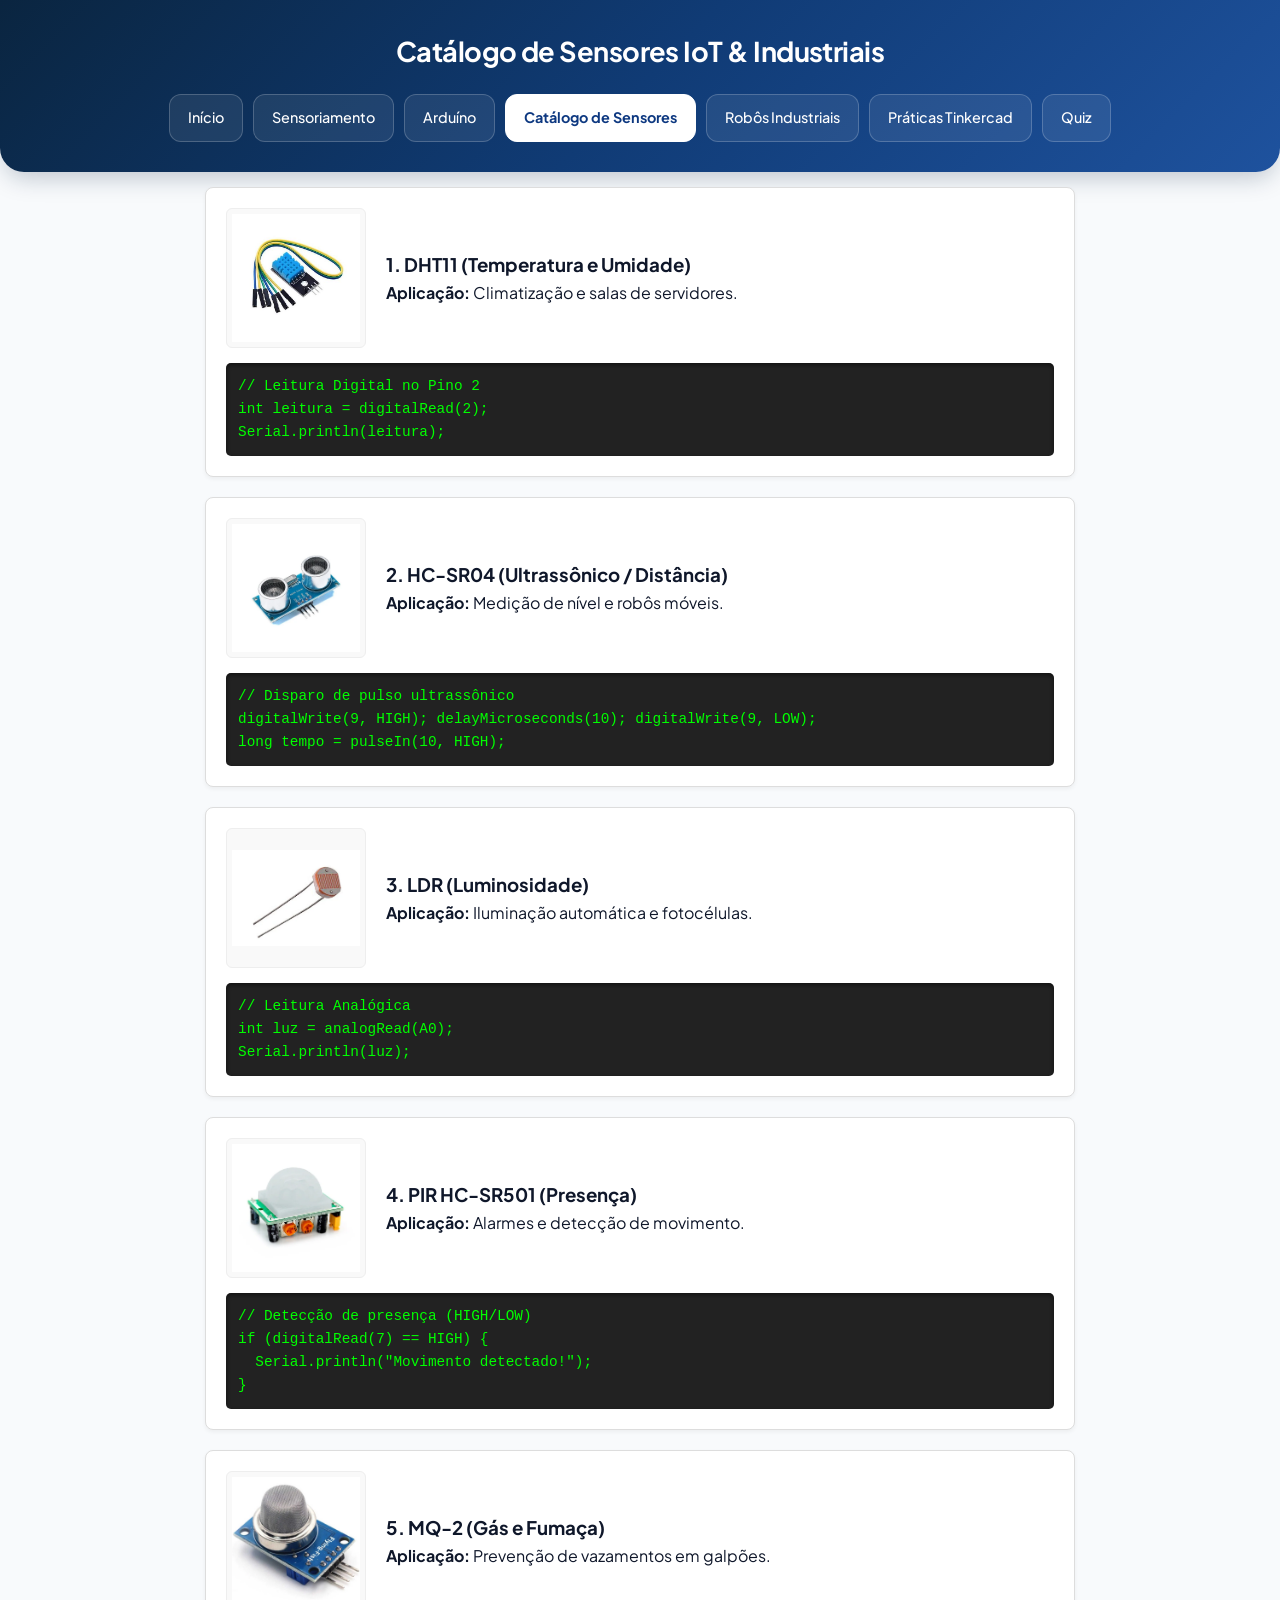
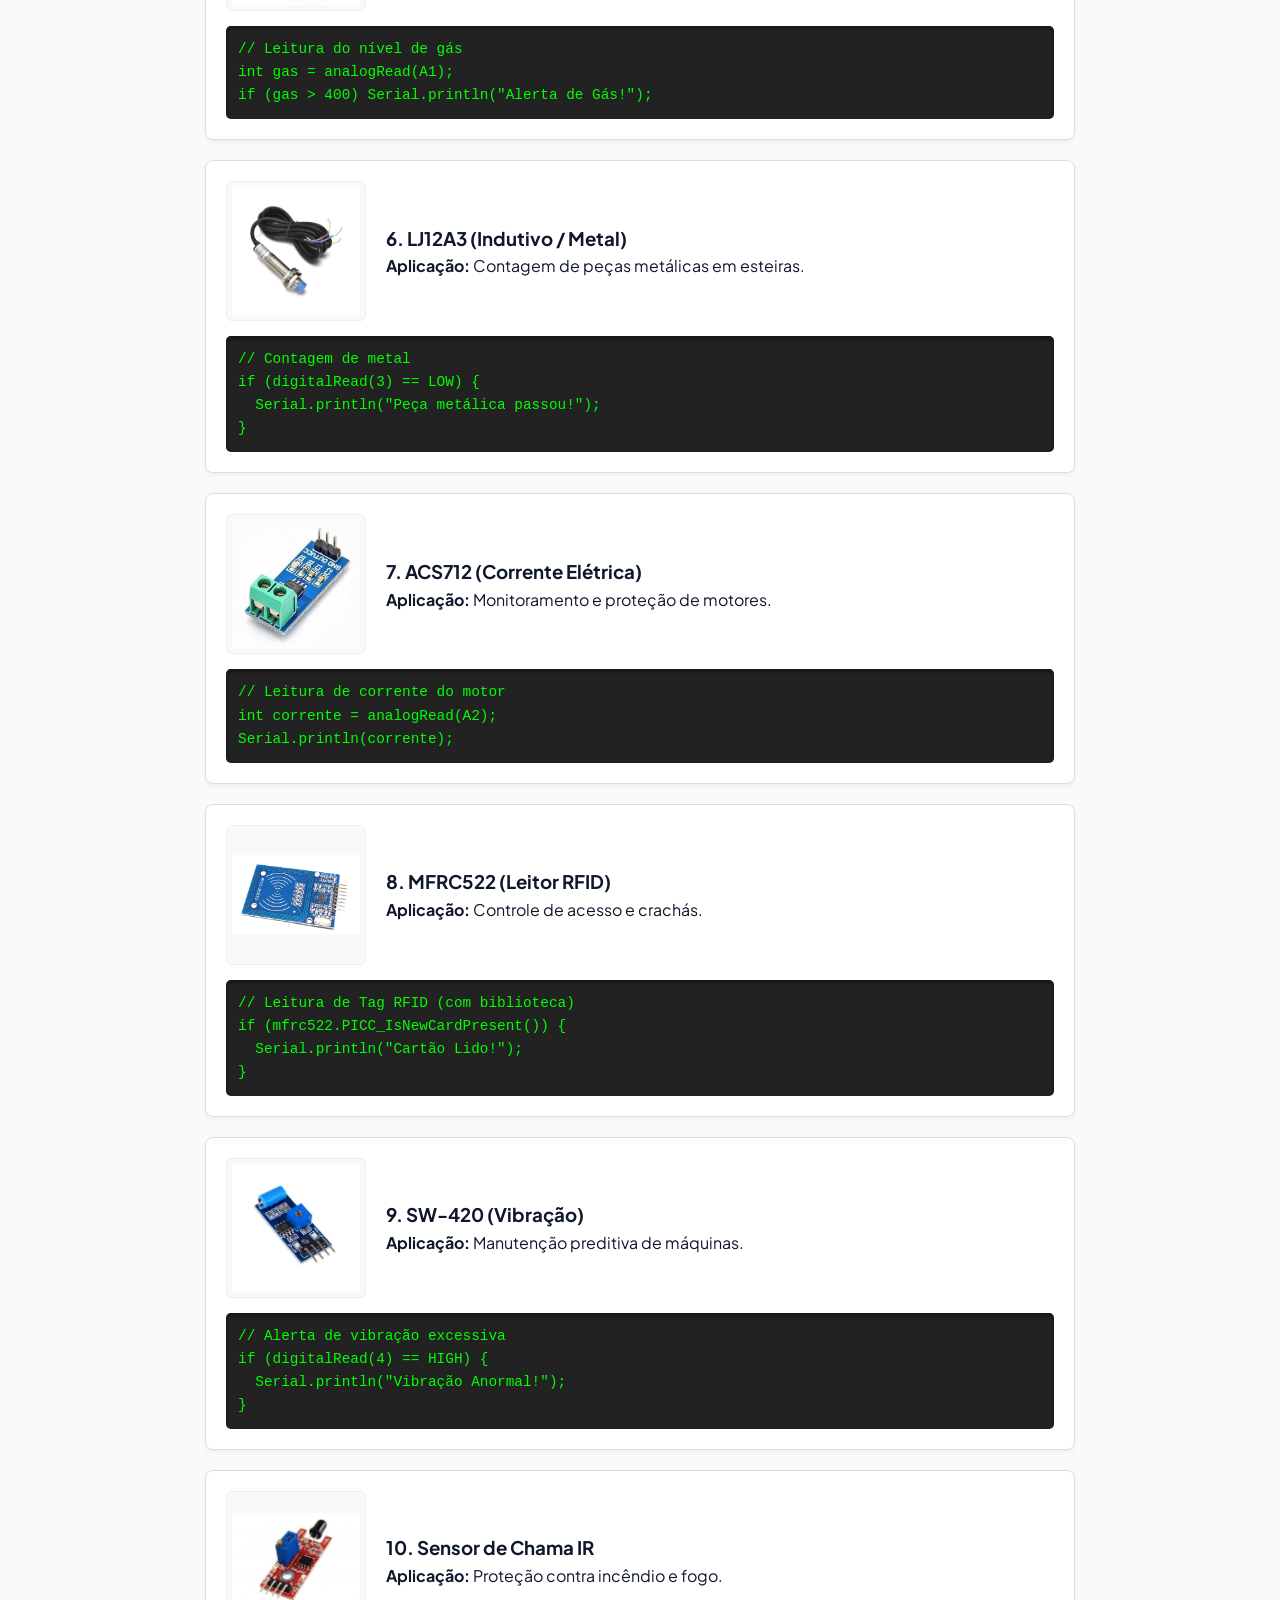
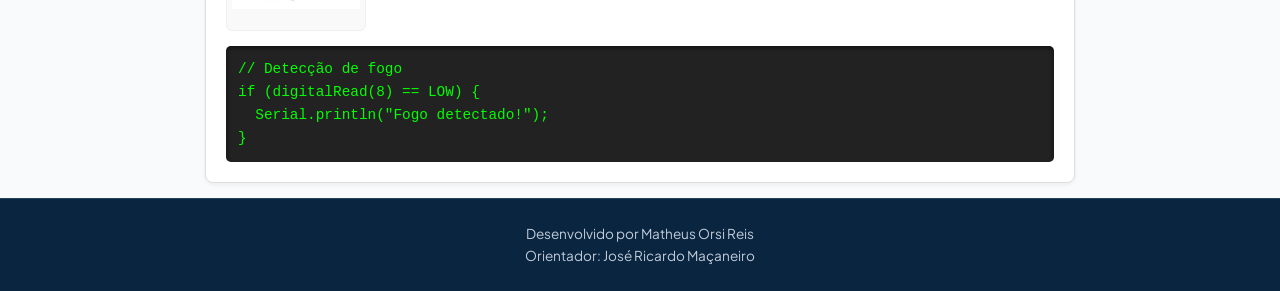
<file: html/sensores.html>
<!DOCTYPE html>
<html lang="pt-BR">
<head>
    <meta charset="UTF-8">
    <meta name="viewport" content="width=device-width, initial-scale=1.0">
    <title>Catálogo de Sensores - Arduino</title>
    <link rel="stylesheet" href="../style.css">
    <style>
        .grid-sensores {
            display: flex;
            flex-direction: column;
            gap: 20px;
            padding: 15px;
            max-width: 900px;
            margin: 0 auto;
        }
        .card-simples {
            background: #fff;
            padding: 20px;
            border-radius: 8px;
            border: 1px solid #ddd;
            box-shadow: 0 2px 4px rgba(0,0,0,0.05);
        }
        .card-header {
            display: flex;
            align-items: center;
            gap: 20px;
            flex-wrap: wrap;
        }
        .card-header img {
            width: 140px; /* Aumentado de 70px para 140px */
            height: 140px;
            object-fit: contain;
            border-radius: 6px;
            background-color: #f9f9f9;
            padding: 5px;
            border: 1px solid #eee;
        }
        pre {
            background: #222;
            color: #0f0;
            padding: 12px;
            border-radius: 5px;
            font-size: 0.9em;
            margin-top: 15px;
            overflow-x: auto;
        }
    </style>
</head>
<body>

    <header>
        <h1>Catálogo de Sensores IoT & Industriais</h1>
        <nav aria-label="Navegação principal">
            <ul>
                <li><a href="../index.html">Início</a></li>
                <li><a href="../index.html#sensoriamento">Sensoriamento</a></li>
                <li><a href="arduino.html">Arduíno</a></li>
                <li><a href="sensores.html" aria-current="page">Catálogo de Sensores</a></li>
                <li><a href="../index.html#robos">Robôs Industriais</a></li>
                <li><a href="tinkercad.html">Práticas Tinkercad</a></li>
                <li><a href="quiz.html">Quiz</a></li>
            </ul>
        </nav>
    </header>

    <main class="grid-sensores">

        <!-- 1. DHT11 -->
        <div class="card-simples">
            <div class="card-header">
                <img src="../imagens/dhth.jpg" alt="DHT11">
                <div>
                    <h3>1. DHT11 (Temperatura e Umidade)</h3>
                    <p><strong>Aplicação:</strong> Climatização e salas de servidores.</p>
                </div>
            </div>
            <pre><code>// Leitura Digital no Pino 2
int leitura = digitalRead(2);
Serial.println(leitura);</code></pre>
        </div>

        <!-- 2. HC-SR04 -->
        <div class="card-simples">
            <div class="card-header">
                <img src="../imagens/HC-SR04.webp" alt="HC-SR04">
                <div>
                    <h3>2. HC-SR04 (Ultrassônico / Distância)</h3>
                    <p><strong>Aplicação:</strong> Medição de nível e robôs móveis.</p>
                </div>
            </div>
            <pre><code>// Disparo de pulso ultrassônico
digitalWrite(9, HIGH); delayMicroseconds(10); digitalWrite(9, LOW);
long tempo = pulseIn(10, HIGH);</code></pre>
        </div>

        <!-- 3. LDR -->
        <div class="card-simples">
            <div class="card-header">
                <img src="../imagens/LDR.webp" alt="LDR">
                <div>
                    <h3>3. LDR (Luminosidade)</h3>
                    <p><strong>Aplicação:</strong> Iluminação automática e fotocélulas.</p>
                </div>
            </div>
            <pre><code>// Leitura Analógica
int luz = analogRead(A0);
Serial.println(luz);</code></pre>
        </div>

        <!-- 4. PIR HC-SR501 -->
        <div class="card-simples">
            <div class="card-header">
                <img src="../imagens/PIR HC-SR501.webp" alt="PIR">
                <div>
                    <h3>4. PIR HC-SR501 (Presença)</h3>
                    <p><strong>Aplicação:</strong> Alarmes e detecção de movimento.</p>
                </div>
            </div>
            <pre><code>// Detecção de presença (HIGH/LOW)
if (digitalRead(7) == HIGH) {
  Serial.println("Movimento detectado!");
}</code></pre>
        </div>

        <!-- 5. MQ-2 -->
        <div class="card-simples">
            <div class="card-header">
                <img src="../imagens/MQ-2.webp" alt="MQ-2">
                <div>
                    <h3>5. MQ-2 (Gás e Fumaça)</h3>
                    <p><strong>Aplicação:</strong> Prevenção de vazamentos em galpões.</p>
                </div>
            </div>
            <pre><code>// Leitura do nível de gás
int gas = analogRead(A1);
if (gas > 400) Serial.println("Alerta de Gás!");</code></pre>
        </div>

        <!-- 6. Indutivo LJ12A3 -->
        <div class="card-simples">
            <div class="card-header">
                <img src="../imagens/LJ12A3.webp" alt="Indutivo">
                <div>
                    <h3>6. LJ12A3 (Indutivo / Metal)</h3>
                    <p><strong>Aplicação:</strong> Contagem de peças metálicas em esteiras.</p>
                </div>
            </div>
            <pre><code>// Contagem de metal
if (digitalRead(3) == LOW) {
  Serial.println("Peça metálica passou!");
}</code></pre>
        </div>

        <!-- 7. ACS712 -->
        <div class="card-simples">
            <div class="card-header">
                <img src="../imagens/ACS712.webp" alt="ACS712">
                <div>
                    <h3>7. ACS712 (Corrente Elétrica)</h3>
                    <p><strong>Aplicação:</strong> Monitoramento e proteção de motores.</p>
                </div>
            </div>
            <pre><code>// Leitura de corrente do motor
int corrente = analogRead(A2);
Serial.println(corrente);</code></pre>
        </div>

        <!-- 8. MFRC522 -->
        <div class="card-simples">
            <div class="card-header">
                <img src="../imagens/MFRC522.webp" alt="RFID">
                <div>
                    <h3>8. MFRC522 (Leitor RFID)</h3>
                    <p><strong>Aplicação:</strong> Controle de acesso e crachás.</p>
                </div>
            </div>
            <pre><code>// Leitura de Tag RFID (com biblioteca)
if (mfrc522.PICC_IsNewCardPresent()) {
  Serial.println("Cartão Lido!");
}</code></pre>
        </div>

        <!-- 9. SW-420 -->
        <div class="card-simples">
            <div class="card-header">
                <img src="../imagens/SW-420.jpg" alt="SW-420">
                <div>
                    <h3>9. SW-420 (Vibração)</h3>
                    <p><strong>Aplicação:</strong> Manutenção preditiva de máquinas.</p>
                </div>
            </div>
            <pre><code>// Alerta de vibração excessiva
if (digitalRead(4) == HIGH) {
  Serial.println("Vibração Anormal!");
}</code></pre>
        </div>

        <!-- 10. Chama IR -->
        <div class="card-simples">
            <div class="card-header">
                <img src="../imagens/Sensor de Chama IR.jpg" alt="Sensor Chama">
                <div>
                    <h3>10. Sensor de Chama IR</h3>
                    <p><strong>Aplicação:</strong> Proteção contra incêndio e fogo.</p>
                </div>
            </div>
            <pre><code>// Detecção de fogo
if (digitalRead(8) == LOW) {
  Serial.println("Fogo detectado!");
}</code></pre>
        </div>

    </main>

    <footer>
        <p>Desenvolvido por Matheus Orsi Reis</p>
        <p>Orientador: José Ricardo Maçaneiro</p>
    </footer>

</body>
</html>
</file>
<file: style.css>
/* Fonte Moderna */
@import url('https://fonts.googleapis.com/css2?family=Plus+Jakarta+Sans:wght@400;500;600;700&display=swap');

:root {
    --senai-blue: #0d3880;
    --senai-blue-light: #2563eb;
    --senai-red-accent: #ff334b;
    
    --bg-main: #f8fafc;
    --bg-card: rgba(255, 255, 255, 0.85);
    --border-subtle: rgba(226, 232, 240, 0.8);
    
    --text-primary: #0f172a;
    --text-secondary: #64748b;
    
    --radius: 16px;
    --shadow-soft: 0 10px 30px -10px rgba(13, 56, 128, 0.08);
    --shadow-hover: 0 20px 40px -15px rgba(13, 56, 128, 0.18);
    --transition: all 0.3s cubic-bezier(0.4, 0, 0.2, 1);
}

/* Reset Base */
* {
    margin: 0;
    padding: 0;
    box-sizing: border-box;
}

body {
    min-height: 100vh;
    min-height: 100dvh;
    display: flex;
    flex-direction: column;
    font-family: 'Plus Jakarta Sans', -apple-system, sans-serif;
    background-color: var(--bg-main);
    color: var(--text-primary);
    line-height: 1.6;
}

/* Header com Fade Elegante e Estrutura Grid */
header {
    background: linear-gradient(135deg, #0a2540 0%, #103b75 50%, #1e529e 100%);
    color: #ffffff;
    padding: 30px 40px;
    border-bottom-left-radius: 24px;
    border-bottom-right-radius: 24px;
    box-shadow: 0 10px 25px -5px rgba(10, 37, 64, 0.25);
}

/* Grid tridimensional: Logo (esq) | Título (centro) | Espaçador (dir) */
.header-top {
    display: grid;
    grid-template-columns: minmax(100px, auto) 1fr minmax(100px, auto);
    align-items: center;
    margin-bottom: 25px;
    gap: 20px;
}

/* Container de Fundo Branco para a Logo SENAI */
.logo-senai {
    height: 48px;
    width: auto;
    object-fit: contain;
    display: block;
    background-color: #ffffff;
    padding: 6px 14px;
    border-radius: 8px;
    box-shadow: 0 4px 12px rgba(0, 0, 0, 0.18);
    transition: var(--transition);
}

.logo-senai:hover {
    transform: translateY(-2px);
    box-shadow: 0 6px 16px rgba(0, 0, 0, 0.25);
}

/* Espaçador invisível com a mesma largura para manter o título 100% centralizado */
.header-spacer {
    width: 100%;
    min-width: 100px;
}

header h1 {
    font-size: 1.7rem;
    font-weight: 700;
    letter-spacing: -0.02em;
    text-align: center;
    margin: 0;
}

/* Navegação responsiva */
header > h1 + nav {
    margin-top: 20px;
}

nav ul {
    list-style: none;
    display: flex;
    justify-content: center;
    flex-wrap: wrap;
    gap: 10px;
    padding: 0;
    margin: 0;
}

nav li {
    min-width: 0;
}

nav ul li a {
    display: flex;
    align-items: center;
    justify-content: center;
    min-height: 48px;
    height: 100%;
    padding: 10px 18px;
    border: 1px solid rgba(255, 255, 255, 0.2);
    border-radius: 12px;
    background: rgba(255, 255, 255, 0.08);
    color: #ffffff;
    text-align: center;
    text-decoration: none;
    font-weight: 500;
    font-size: 0.9rem;
    line-height: 1.4;
    overflow-wrap: anywhere;
    transition: background-color 0.2s ease, border-color 0.2s ease;
}

nav ul li a[aria-current="page"] {
    background: #ffffff;
    border-color: #ffffff;
    color: var(--senai-blue);
    font-weight: 700;
}

nav ul li a:focus-visible {
    outline: 3px solid #facc15;
    outline-offset: 3px;
}

@media (hover: hover) {
    nav ul li a:hover {
        background: rgba(255, 255, 255, 0.22);
        border-color: rgba(255, 255, 255, 0.5);
    }

    nav ul li a[aria-current="page"]:hover {
        background: #e2e8f0;
    }
}

/* Conteúdo Principal */
main {
    width: 90%;
    max-width: 1100px;
    margin: 40px auto;
}

section {
    background: var(--bg-card);
    backdrop-filter: blur(12px);
    margin-bottom: 30px;
    padding: 32px;
    border-radius: var(--radius);
    border: 1px solid var(--border-subtle);
    box-shadow: var(--shadow-soft);
}

section h2 {
    font-size: 1.5rem;
    font-weight: 700;
    letter-spacing: -0.02em;
    background: linear-gradient(90deg, #0d3880, #2563eb);
    -webkit-background-clip: text;
    -webkit-text-fill-color: transparent;
    margin-bottom: 20px;
}

section img {
    width: 100%;
    max-width: 500px;
    display: block;
    margin: 20px auto;
    border-radius: 12px;
    box-shadow: var(--shadow-soft);
}

/* Cards com Efeito Flutuante */
.cards {
    display: flex;
    flex-wrap: wrap;
    gap: 24px;
    justify-content: center;
}

.card {
    width: 310px;
    background: var(--bg-card);
    border: 1px solid var(--border-subtle);
    border-radius: var(--radius);
    text-align: center;
    padding: 24px;
    box-shadow: var(--shadow-soft);
    transition: var(--transition);
    display: flex;
    flex-direction: column;
    justify-content: space-between;
}

.card:hover {
    transform: translateY(-8px);
    box-shadow: var(--shadow-hover);
    border-color: rgba(37, 99, 235, 0.3);
}

.card img {
    width: 100%;
    height: 180px;
    object-fit: cover;
    border-radius: 12px;
}

.card h3 {
    margin: 18px 0 8px;
    color: var(--text-primary);
    font-size: 1.2rem;
    font-weight: 600;
}

.card p {
    margin-bottom: 20px;
    color: var(--text-secondary);
    font-size: 0.92rem;
}

/* Botão com Fade no Hover */
.card a {
    display: inline-block;
    background: linear-gradient(135deg, #0d3880 0%, #2563eb 100%);
    color: #ffffff;
    text-decoration: none;
    padding: 12px 24px;
    border-radius: 99px;
    font-weight: 600;
    font-size: 0.9rem;
    box-shadow: 0 4px 12px rgba(37, 99, 235, 0.25);
    transition: var(--transition);
}

.card a:hover {
    box-shadow: 0 6px 20px rgba(37, 99, 235, 0.4);
    transform: scale(1.02);
    opacity: 0.95;
}

/* Bloco Tinkercad / Código */
.desafio-container {
    background: linear-gradient(135deg, #f1f5f9 0%, #e2e8f0 100%);
    padding: 24px;
    margin: 20px 0;
    border-radius: var(--radius);
    border: 1px solid var(--border-subtle);
}

pre {
    background: #0f172a;
    color: #38bdf8;
    padding: 20px;
    border-radius: 12px;
    overflow-x: auto;
    font-size: 0.9rem;
    box-shadow: inset 0 2px 4px rgba(0,0,0,0.5);
}

code {
    font-family: 'Fira Code', monospace;
}

video,
.youtube-video {
    width: 100%;
    margin-top: 15px;
    border-radius: 12px;
    box-shadow: var(--shadow-soft);
}

/* Vídeos das aulas de Arduíno */
section[aria-labelledby="aulas-arduino"] {
    display: grid;
    grid-template-columns: repeat(2, minmax(0, 1fr));
    gap: 24px;
}

section[aria-labelledby="aulas-arduino"] > h2,
section[aria-labelledby="aulas-arduino"] > p {
    grid-column: 1 / -1;
    margin-bottom: 0;
}

.aula-arduino {
    display: grid;
    grid-template-rows: auto auto auto 1fr auto auto;
    gap: 8px;
    min-width: 0;
    margin: 0;
}

.aula-arduino pre {
    min-width: 0;
    white-space: pre-wrap;
    overflow-wrap: anywhere;
}

.aula-arduino h3 {
    margin-bottom: 8px;
}

.aula-arduino .youtube-video {
    display: block;
    max-width: 240px;
    height: auto;
    aspect-ratio: 9 / 16;
    border: 0;
    margin: 15px auto 0;
}

.video-placeholder {
    display: flex;
    align-items: center;
    justify-content: center;
    min-height: 220px;
    margin-top: 15px;
    border: 2px dashed var(--border-subtle);
    border-radius: 12px;
    color: var(--text-secondary);
    background: var(--bg-main);
    text-align: center;
}

/* O rodapé fica no fim da tela em páginas curtas, sem cobrir o conteúdo. */
footer {
    background: #0a2540;
    color: #c0cbd8;
    text-align: center;
    padding: 24px 20px;
    margin-top: auto;
    font-size: 0.85rem;
    border-top: 1px solid #24405c;
}

body > header, body > main, body > footer {
    flex-shrink: 0;
}

/* Responsividade para Dispositivos Móveis */
@media (max-width: 768px) {
    section[aria-labelledby="aulas-arduino"] {
        grid-template-columns: minmax(0, 1fr);
    }

    header {
        padding: 20px 15px;
    }

    .header-top {
        display: flex;
        flex-direction: column;
        align-items: center;
        text-align: center;
        gap: 12px;
    }

    .header-spacer {
        display: none;
    }

    nav ul {
        display: grid;
        grid-template-columns: repeat(2, minmax(0, 1fr));
        gap: 10px;
    }

    nav li:last-child:nth-child(odd) {
        grid-column: 1 / -1;
    }

    nav ul li a {
        padding: 12px 10px;
        font-size: 0.85rem;
    }

    header h1 {
        font-size: 1.3rem;
    }

    .card {
        width: 100%;
        max-width: 360px;
    }

}

.etapas-controle {
    list-style: none;
    padding-left: 0;
}
</file>
<file: quiz.css>
/* Complementa as cores e a estrutura que o site já utiliza. */
.quiz-main { max-width: 820px; }
.quiz-main [hidden] { display: none !important; }
.quiz-main section { background: #fff; border-radius: 8px; box-shadow: none; padding: 32px; }
.quiz-main h2 { background: none; -webkit-text-fill-color: currentColor; color: var(--senai-blue); font-size: 1.55rem; margin: 8px 0 16px; }
.quiz-main h2:focus { outline: none; }
.quiz-intro { border-top: 3px solid var(--senai-blue); }
.quiz-intro h2 { font-size: 2rem; }
.quiz-intro p { max-width: 640px; margin-bottom: 16px; }
.category, .note { color: #526071; font-size: .85rem; }
.note { margin-top: 16px; }
.quiz-main button { font: inherit; cursor: pointer; min-height: 46px; }
.quiz-main button:focus-visible { outline: 3px solid #2563eb; outline-offset: 3px; }
.quiz-main button:disabled { cursor: default; }
.primary { color: #fff; background: var(--senai-blue); border: 0; padding: 12px 24px; border-radius: 5px; }
.primary:hover:not(:disabled) { background: #174b9c; }
.primary:disabled { background: #68788e; }
.round-info { display: flex; justify-content: space-between; flex-wrap: wrap; gap: 8px; padding-bottom: 16px; margin-bottom: 24px; border-bottom: 1px solid #dce2e9; color: #526071; font-size: .85rem; }
.question-text { margin-bottom: 20px; }
.quiz-visual { margin: 20px 0; padding: 12px; background: #f8fafc; border-radius: 5px; }
.quiz-visual img { max-width: 430px; width: 100%; height: 165px; object-fit: contain; margin: 0 auto; box-shadow: none; border-radius: 0; }
.quiz-visual figcaption { text-align: center; font-size: .75rem; color: #526071; margin-top: 8px; }
.question pre { background: #f4f6f8; color: #18324d; border: 1px solid #dce2e9; border-radius: 5px; box-shadow: none; font-size: .95rem; white-space: pre-wrap; overflow-wrap: anywhere; margin: 20px 0; }
.answers { display: grid; gap: 10px; }
.answer { display: flex; align-items: baseline; gap: 14px; text-align: left; border: 1px solid #b9c4d1; background: #fff; color: #233244; border-radius: 5px; padding: 13px 16px; }
.letter { font-weight: 700; color: var(--senai-blue); flex-shrink: 0; }
.answer:hover:not(:disabled), .answer[aria-pressed="true"] { background: #edf3fb; border-color: var(--senai-blue); }
.answer.correct { background: #edf8f0; border: 2px solid #287743; }
.answer.incorrect { background: #fff1f0; border: 2px solid #b63c35; }
.feedback { margin-top: 20px; border-left: 3px solid var(--senai-blue); padding: 12px 16px; background: #f4f6f8; }
.feedback:empty { display: none; }
.actions, #recomecar { margin-top: 22px; }
@media (max-width: 600px) {
    .quiz-main { width: 94%; margin-top: 24px; }
    .quiz-main section { padding: 24px 18px; }
    .quiz-main h2 { font-size: 1.3rem; }
    .quiz-main .quiz-intro h2 { font-size: 1.8rem; }
    .quiz-visual img { height: 140px; }
}

.helps { display: flex; align-items: center; flex-wrap: wrap; gap: 10px; margin-top: 22px; color: #526071; font-size: .9rem; }
.secondary {
    min-width: 110px;
    padding: 8px 18px;
    color: #594410;
    font-weight: 700 !important;
    background: linear-gradient(165deg, #fff4c8 0%, #efcf7d 48%, #e3ba5b 49%, #f2d58b 100%);
    border: 1px solid #b58b30;
    border-top: 4px solid #ffedb0;
    border-bottom: 5px solid #ae8127;
    border-radius: 5px 5px 9px 9px;
    box-shadow: 0 2px 2px #68501916;
}
.secondary:hover:not(:disabled) { background: linear-gradient(165deg, #fff7d9, #f5da8b 48%, #ebc467 49%, #ffe4a0); color: #3b2a06; }
.secondary:disabled { color: #64583a; background: linear-gradient(165deg, #ede5d1, #d9cba9); border-color: #b7a883; box-shadow: none; }
.answer.eliminated { color: #68788e; background: #f4f6f8; text-decoration: line-through; }
.help-text { margin-top: 12px; color: #334155; padding: 12px; background: #edf3fb; border-radius: 5px; }
.help-text:empty { display: none; }

.quiz-main .quiz-brand { margin: 16px 0 24px; }
.quiz-main .quiz-logo { display: block; width: 100%; max-width: 420px; height: auto; margin: 0 auto; border-radius: 0; box-shadow: none; }

/* Barras de ouro da trilha de prêmios. */
.quiz-main.with-trail { max-width: 1140px; display: grid; grid-template-columns: minmax(0, 1fr) 255px; gap: 24px; align-items: start; }
.with-trail > section { grid-column: 1; grid-row: 1; min-width: 0; }
.prize-trail { grid-column: 2; grid-row: 1; padding: 22px 18px; background: #fffdf6; border: 1px solid #dfd1ac; border-radius: 8px; }
.quiz-main .prize-trail h2 { font-size: 1.2rem; margin: 0 0 8px; }
.trail-bank { font-size: .85rem; color: #584721; margin-bottom: 20px; }
.gold-list { display: flex; flex-direction: column-reverse; gap: 10px; list-style: none; padding: 0; }
.gold-step { position: relative; display: grid; grid-template-columns: 24px 1fr; align-items: center; gap: 0 6px; padding: 9px 12px 11px; color: #594410; background: linear-gradient(165deg, #fff4c8 0%, #efcf7d 48%, #e3ba5b 49%, #f2d58b 100%); border: 1px solid #b58b30; border-top: 4px solid #ffedb0; border-bottom: 5px solid #ae8127; border-radius: 5px 5px 9px 9px; box-shadow: 0 2px 2px #68501916; }
.gold-number { grid-row: span 2; font-size: .7rem; }
.gold-step strong { font-size: .95rem; }
.gold-status { font-size: .65rem; }
.gold-step.current { outline: 3px solid var(--senai-blue); outline-offset: 2px; }
.gold-step.current .gold-status { color: #0d3880; font-weight: 700; }
.gold-step.won { background: linear-gradient(165deg, #ffe998, #e8b83e 48%, #ce961c 49%, #f1c34e); color: #3b2a06; }
.gold-step.missed { border-color: #a94732; }
.gold-step.missed .gold-status { color: #7e291b; font-weight: 700; }
@media (max-width: 850px) {
    .quiz-main.with-trail { max-width: 820px; grid-template-columns: minmax(0, 1fr); }
    .prize-trail { grid-column: 1; grid-row: 2; }
    .gold-list { display: grid; grid-template-columns: repeat(3, minmax(0, 1fr)); gap: 12px; }
}
@media (max-width: 540px) {
    .gold-list { grid-template-columns: repeat(2, minmax(0, 1fr)); }
    .gold-step { padding-left: 8px; padding-right: 8px; }
}

/* Prêmio conquistado no resultado, com o mesmo acabamento da trilha. */
.final-gold {
    display: grid;
    gap: 6px;
    width: 100%;
    max-width: 380px;
    margin: 24px 0 0;
    padding: 20px 16px;
    text-align: center;
    color: #3b2a06;
    background: linear-gradient(165deg, #fff4c8 0%, #efcf7d 48%, #e3ba5b 49%, #f2d58b 100%);
    border: 1px solid #b58b30;
    border-top: 6px solid #ffedb0;
    border-bottom: 8px solid #ae8127;
    border-radius: 6px 6px 12px 12px;
    box-shadow: 0 3px 3px #68501920;
}
.final-gold strong { font-size: clamp(1.5rem, 5vw, 2.3rem); }
.final-gold span { font-size: .85rem; }
</file>
